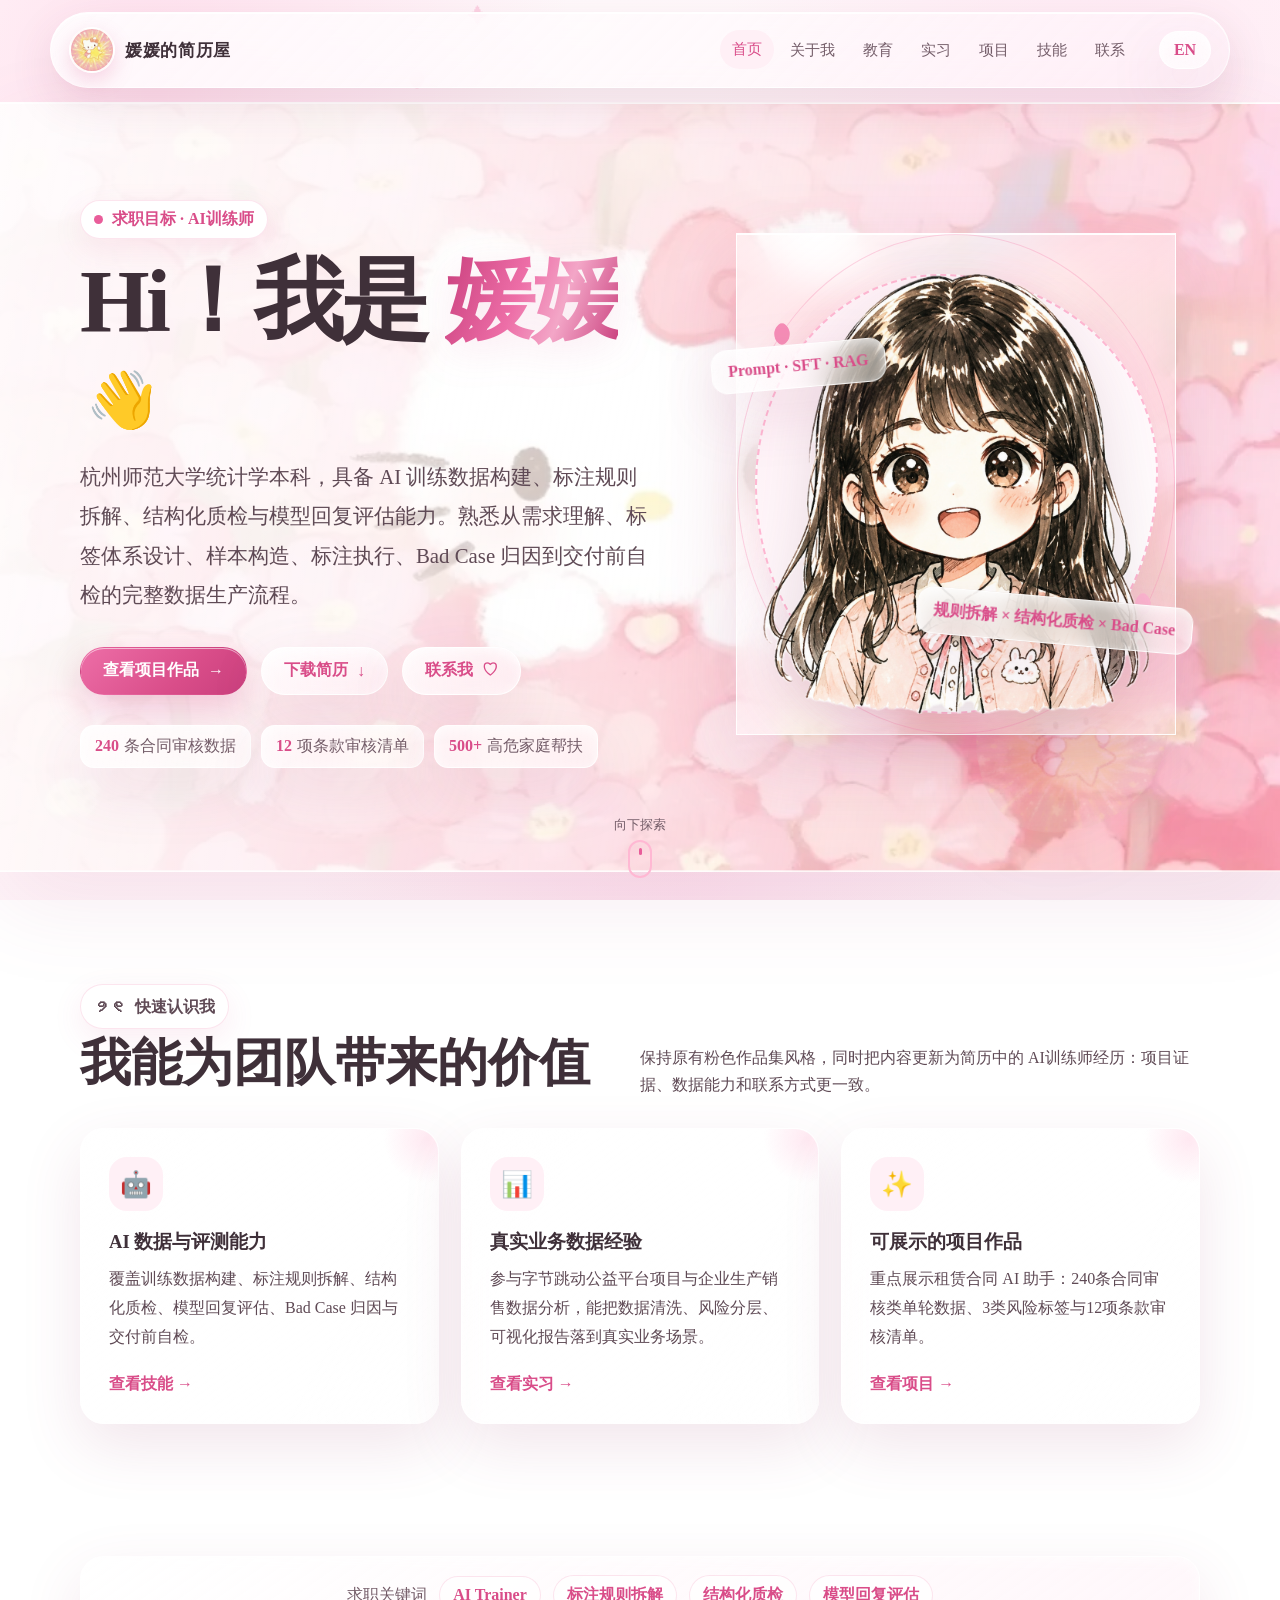
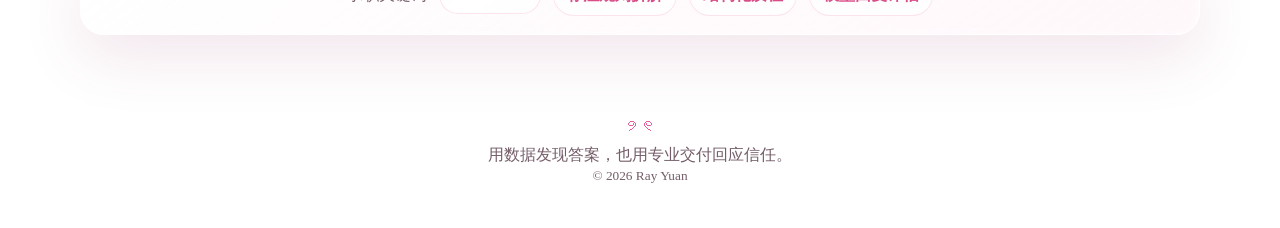
<file: index.html>
<!doctype html>
<html lang="zh-CN">
<head>
  <meta charset="utf-8">
  <meta name="viewport" content="width=device-width, initial-scale=1">
  <meta name="theme-color" content="#fff0f6">
  <meta name="description" content="媛媛的 AI训练师个人作品集，展示 AI训练数据构建、标注规则拆解、结构化质检、模型回复评估与数据分析经历。">
  <title>Hi！我是媛媛｜Ray Yuan</title>
  <link rel="icon" href="assets/favicon.svg" type="image/svg+xml">
  <link rel="stylesheet" href="assets/styles.css">
  <script src="assets/app.js" defer></script>
</head>
<body data-page="home" data-title-zh="Hi！我是媛媛｜Ray Yuan" data-title-en="Hi, I am Ray Yuan">
<div id="top-progress"></div><div class="page-wipe"></div><div class="decor-layer"></div>
<header class="site-header">
  <a class="brand" href="index.html" data-aria-zh="返回首页" data-aria-en="Back to home">
    <span class="brand-art" aria-hidden="true"></span>
    <span class="brand-name" data-zh="媛媛的简历屋" data-en="Ray's Resume Room">媛媛的简历屋</span>
  </a>
  <nav class="main-nav" aria-label="Main navigation">
    <ul>
      <li><a href="index.html" data-page="home" data-zh="首页" data-en="Home">首页</a></li>
      <li><a href="about.html" data-page="about" data-zh="关于我" data-en="About">关于我</a></li>
      <li><a href="education.html" data-page="education" data-zh="教育" data-en="Education">教育</a></li>
      <li><a href="experience.html" data-page="experience" data-zh="实习" data-en="Experience">实习</a></li>
      <li><a href="projects.html" data-page="projects" data-zh="项目" data-en="Projects">项目</a></li>
      <li><a href="skills.html" data-page="skills" data-zh="技能" data-en="Skills">技能</a></li>
      <li><a href="contact.html" data-page="contact" data-zh="联系" data-en="Contact">联系</a></li>
    </ul>
  </nav>
  <div class="header-actions">
    <button class="lang-toggle" type="button" aria-label="Switch language">EN</button>
    <button class="nav-toggle" type="button" aria-expanded="false" aria-label="Toggle navigation"><span></span></button>
  </div>
</header>
<main>
<section class="hero">
  <div class="hero-copy reveal">
    <p class="eyebrow"><span class="pulse-dot"></span><span data-zh="求职目标 · AI训练师" data-en="Career Goal · AI Trainer">求职目标 · AI训练师</span></p>
    <h1 data-html-zh="Hi！我是 <span class='gradient-text'>媛媛</span><span class='wave'>👋</span>" data-html-en="Hi, I am <span class='gradient-text'>Ray Yuan</span><span class='wave'>👋</span>">Hi！我是 <span class="gradient-text">媛媛</span><span class="wave">👋</span></h1>
    <p class="hero-lead" data-zh="杭州师范大学统计学本科，具备 AI 训练数据构建、标注规则拆解、结构化质检与模型回复评估能力。熟悉从需求理解、标签体系设计、样本构造、标注执行、Bad Case 归因到交付前自检的完整数据生产流程。" data-en="B.S. in Statistics from Hangzhou Normal University, focused on AI training-data construction, annotation-rule decomposition, structured QA and model-response evaluation. Familiar with the workflow from requirement understanding, tag-system design and sample construction to bad-case analysis and pre-delivery checks.">杭州师范大学统计学本科，具备 AI 训练数据构建、标注规则拆解、结构化质检与模型回复评估能力。熟悉从需求理解、标签体系设计、样本构造、标注执行、Bad Case 归因到交付前自检的完整数据生产流程。</p>
    <div class="hero-actions">
      <a class="btn btn-primary magnetic" href="projects.html"><span data-zh="查看项目作品" data-en="View Projects">查看项目作品</span><span>→</span></a>
      <a class="btn btn-secondary" href="assets/YuanYuan_AI_Trainer_Resume_Final.docx" target="_blank" rel="noopener"><span data-zh="下载简历" data-en="Download Resume">下载简历</span><span>↓</span></a>
      <a class="btn btn-secondary" href="contact.html"><span data-zh="联系我" data-en="Contact Me">联系我</span><span>♡</span></a>
    </div>
    <div class="hero-stats">
      <span class="stat-chip"><strong>240</strong><span data-zh="条合同审核数据" data-en="Contract QA Samples">条合同审核数据</span></span>
      <span class="stat-chip"><strong>12</strong><span data-zh="项条款审核清单" data-en="Clause Checklist Items">项条款审核清单</span></span>
      <span class="stat-chip"><strong>500+</strong><span data-zh="高危家庭帮扶" data-en="High-risk Families Supported">高危家庭帮扶</span></span>
    </div>
  </div>
  <div class="hero-visual reveal">
    <div class="avatar-stage">
      <div class="avatar-halo"></div><div class="orbit"></div>
      <img class="avatar-img" src="assets/theme.png" alt="媛媛主题头像">
      <div class="floating-card one">Prompt · SFT · RAG</div>
      <div class="floating-card two" data-zh="规则拆解 × 结构化质检 × Bad Case" data-en="Rules × Structured QA × Bad Cases">规则拆解 × 结构化质检 × Bad Case</div>
    </div>
  </div>
  <a class="scroll-cue" href="#highlights"><span data-zh="向下探索" data-en="Scroll to explore">向下探索</span><span class="mouse"></span></a>
</section>
<section class="section" id="highlights">
  <div class="container">
    <div class="section-heading reveal"><div><p class="eyebrow"><span>୨୧</span><span data-zh="快速认识我" data-en="Quick Introduction">快速认识我</span></p><h2 data-zh="我能为团队带来的价值" data-en="What I Can Bring to a Team">我能为团队带来的价值</h2></div><p data-zh="保持原有粉色作品集风格，同时把内容更新为简历中的 AI训练师经历：项目证据、数据能力和联系方式更一致。" data-en="Keeping the original pink portfolio style while aligning the content with the final AI Trainer resume: project evidence, data capabilities and contact details.">保持原有粉色作品集风格，同时把内容更新为简历中的 AI训练师经历：项目证据、数据能力和联系方式更一致。</p></div>
    <div class="grid grid-3">
      <a class="card card-link reveal" data-tilt href="skills.html"><div class="card-icon">🤖</div><h3 data-zh="AI 数据与评测能力" data-en="AI Data & Evaluation">AI 数据与评测能力</h3><p data-zh="覆盖训练数据构建、标注规则拆解、结构化质检、模型回复评估、Bad Case 归因与交付前自检。" data-en="Covers training-data construction, annotation-rule decomposition, structured QA, model-response evaluation, bad-case analysis and pre-delivery checks.">覆盖训练数据构建、标注规则拆解、结构化质检、模型回复评估、Bad Case 归因与交付前自检。</p><span class="arrow" data-zh="查看技能 →" data-en="View skills →">查看技能 →</span></a>
      <a class="card card-link reveal" data-tilt href="experience.html"><div class="card-icon">📊</div><h3 data-zh="真实业务数据经验" data-en="Real Business Data Experience">真实业务数据经验</h3><p data-zh="参与字节跳动公益平台项目与企业生产销售数据分析，能把数据清洗、风险分层、可视化报告落到真实业务场景。" data-en="Experience in a ByteDance public-welfare platform project and enterprise production/sales analytics, connecting cleaning, risk stratification and visualization reports to real scenarios.">参与字节跳动公益平台项目与企业生产销售数据分析，能把数据清洗、风险分层、可视化报告落到真实业务场景。</p><span class="arrow" data-zh="查看实习 →" data-en="View experience →">查看实习 →</span></a>
      <a class="card card-link reveal" data-tilt href="projects.html"><div class="card-icon">✨</div><h3 data-zh="可展示的项目作品" data-en="Showcase Projects">可展示的项目作品</h3><p data-zh="重点展示租赁合同 AI 助手：240条合同审核类单轮数据、3类风险标签与12项条款审核清单。" data-en="Features the Rental Contract AI Assistant: 240 contract-review samples, three risk labels and a 12-item clause checklist.">重点展示租赁合同 AI 助手：240条合同审核类单轮数据、3类风险标签与12项条款审核清单。</p><span class="arrow" data-zh="查看项目 →" data-en="View projects →">查看项目 →</span></a>
    </div>
  </div>
</section>
<section class="section section-tight"><div class="container"><div class="focus-strip reveal"><span data-zh="求职关键词" data-en="Keywords">求职关键词</span><strong>AI Trainer</strong><strong data-zh="标注规则拆解" data-en="Annotation Rules">标注规则拆解</strong><strong data-zh="结构化质检" data-en="Structured QA">结构化质检</strong><strong data-zh="模型回复评估" data-en="Model Response Evaluation">模型回复评估</strong></div></div></section>
</main>
<footer class="site-footer"><div class="footer-bow">୨୧</div><div data-zh="用数据发现答案，也用专业交付回应信任。" data-en="Finding answers with data, delivering trust with professionalism.">用数据发现答案，也用专业交付回应信任。</div><small>© 2026 Ray Yuan</small></footer>
<button class="back-top" type="button" data-aria-zh="返回顶部" data-aria-en="Back to top">↑</button>
<div class="toast" role="status" aria-live="polite"></div>
<script>
  window.difyChatbotConfig = {
    token: 'INhY28PvZLPEIMvo',
    inputs: {},
    systemVariables: {},
    userVariables: {},
  };
</script>
<script src="https://udify.app/embed.min.js" id="INhY28PvZLPEIMvo" defer></script>
<style>
  #dify-chatbot-bubble-button {
    background-color: #ec6fa2 !important;
  }
  #dify-chatbot-bubble-window {
    width: 24rem !important;
    height: 40rem !important;
  }
</style>
</body>
</html>
</file>
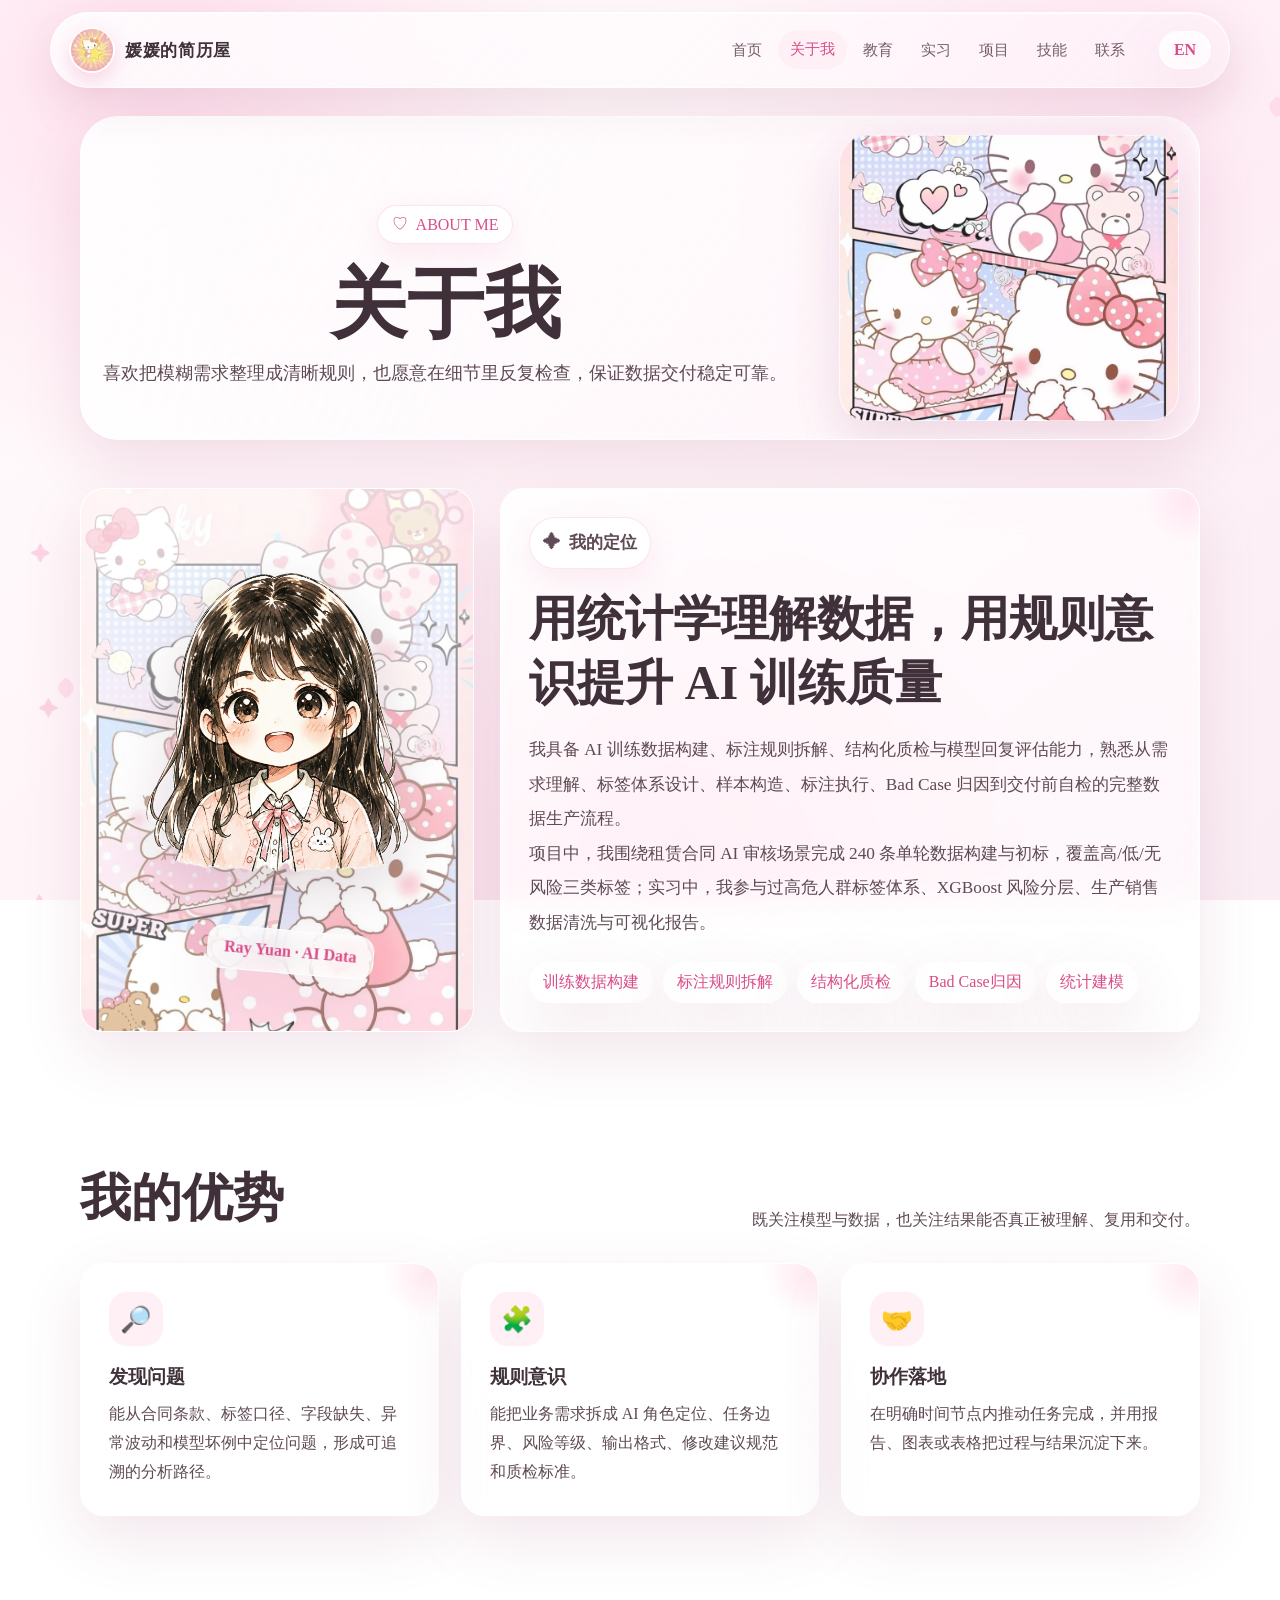
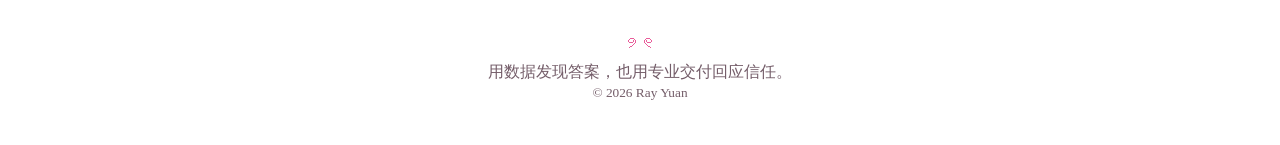
<file: about.html>
<!doctype html>
<html lang="zh-CN">
<head>
  <meta charset="utf-8">
  <meta name="viewport" content="width=device-width, initial-scale=1">
  <meta name="theme-color" content="#fff0f6">
  <meta name="description" content="了解 Ray Yuan 的 AI 数据、统计分析背景与个人优势。">
  <title>关于我｜Ray Yuan</title>
  <link rel="icon" href="assets/favicon.svg" type="image/svg+xml">
  <link rel="stylesheet" href="assets/styles.css">
  <script src="assets/app.js" defer></script>
</head>
<body data-page="about" data-title-zh="关于我｜Ray Yuan" data-title-en="About Me | Ray Yuan">
<div id="top-progress"></div><div class="page-wipe"></div><div class="decor-layer"></div>
<header class="site-header">
  <a class="brand" href="index.html" data-aria-zh="返回首页" data-aria-en="Back to home">
    <span class="brand-art" aria-hidden="true"></span>
    <span class="brand-name" data-zh="媛媛的简历屋" data-en="Ray's Resume Room">媛媛的简历屋</span>
  </a>
  <nav class="main-nav" aria-label="Main navigation">
    <ul>
      <li><a href="index.html" data-page="home" data-zh="首页" data-en="Home">首页</a></li>
      <li><a href="about.html" data-page="about" data-zh="关于我" data-en="About">关于我</a></li>
      <li><a href="education.html" data-page="education" data-zh="教育" data-en="Education">教育</a></li>
      <li><a href="experience.html" data-page="experience" data-zh="实习" data-en="Experience">实习</a></li>
      <li><a href="projects.html" data-page="projects" data-zh="项目" data-en="Projects">项目</a></li>
      <li><a href="skills.html" data-page="skills" data-zh="技能" data-en="Skills">技能</a></li>
      <li><a href="contact.html" data-page="contact" data-zh="联系" data-en="Contact">联系</a></li>
    </ul>
  </nav>
  <div class="header-actions">
    <button class="lang-toggle" type="button" aria-label="Switch language">EN</button>
    <button class="nav-toggle" type="button" aria-expanded="false" aria-label="Toggle navigation"><span></span></button>
  </div>
</header>
<main>
<section class="page-hero container reveal"><span class="page-kicker">♡ <span data-zh="ABOUT ME" data-en="ABOUT ME">ABOUT ME</span></span><h1 data-zh="关于我" data-en="About Me">关于我</h1><p data-zh="喜欢把模糊需求整理成清晰规则，也愿意在细节里反复检查，保证数据交付稳定可靠。" data-en="I like turning ambiguous requirements into clear rules, and checking details repeatedly to keep data delivery stable and reliable.">喜欢把模糊需求整理成清晰规则，也愿意在细节里反复检查，保证数据交付稳定可靠。</p></section>
<section class="section-tight"><div class="container profile-panel">
  <div class="card profile-visual reveal" data-tilt><img src="assets/theme.png" alt="媛媛主题头像"><span class="floating-card two">Ray Yuan · AI Data</span></div>
  <div class="card profile-copy reveal"><p class="eyebrow"><span>✦</span><span data-zh="我的定位" data-en="My Positioning">我的定位</span></p><h2 data-zh="用统计学理解数据，用规则意识提升 AI 训练质量" data-en="Understanding Data with Statistics, Improving AI Training Quality with Rule Awareness">用统计学理解数据，用规则意识提升 AI 训练质量</h2><p data-zh="我具备 AI 训练数据构建、标注规则拆解、结构化质检与模型回复评估能力，熟悉从需求理解、标签体系设计、样本构造、标注执行、Bad Case 归因到交付前自检的完整数据生产流程。" data-en="I focus on AI training-data construction, annotation-rule decomposition, structured QA and model-response evaluation, with familiarity across requirement understanding, tag-system design, sample construction, annotation execution, bad-case analysis and pre-delivery checks.">我具备 AI 训练数据构建、标注规则拆解、结构化质检与模型回复评估能力，熟悉从需求理解、标签体系设计、样本构造、标注执行、Bad Case 归因到交付前自检的完整数据生产流程。</p><p data-zh="项目中，我围绕租赁合同 AI 审核场景完成 240 条单轮数据构建与初标，覆盖高/低/无风险三类标签；实习中，我参与过高危人群标签体系、XGBoost 风险分层、生产销售数据清洗与可视化报告。" data-en="In the Rental Contract AI Assistant project, I built and initially labeled 240 single-turn samples across high/low/no-risk labels. In internships, I worked on high-risk population tags, XGBoost risk stratification, production/sales data cleaning and visualization reports.">项目中，我围绕租赁合同 AI 审核场景完成 240 条单轮数据构建与初标，覆盖高/低/无风险三类标签；实习中，我参与过高危人群标签体系、XGBoost 风险分层、生产销售数据清洗与可视化报告。</p><div class="tag-list"><span class="tag" data-zh="训练数据构建" data-en="Training Data Construction">训练数据构建</span><span class="tag" data-zh="标注规则拆解" data-en="Annotation Rules">标注规则拆解</span><span class="tag" data-zh="结构化质检" data-en="Structured QA">结构化质检</span><span class="tag" data-zh="Bad Case归因" data-en="Bad-case Analysis">Bad Case归因</span><span class="tag" data-zh="统计建模" data-en="Statistical Modeling">统计建模</span></div></div>
</div></section>
<section class="section"><div class="container"><div class="section-heading reveal"><div><h2 data-zh="我的优势" data-en="My Strengths">我的优势</h2></div><p data-zh="既关注模型与数据，也关注结果能否真正被理解、复用和交付。" data-en="I care not only about models and data, but also whether outcomes are understandable, reusable and deliverable.">既关注模型与数据，也关注结果能否真正被理解、复用和交付。</p></div><div class="grid grid-3">
<div class="card reveal" data-tilt><div class="card-icon">🔎</div><h3 data-zh="发现问题" data-en="Problem Discovery">发现问题</h3><p data-zh="能从合同条款、标签口径、字段缺失、异常波动和模型坏例中定位问题，形成可追溯的分析路径。" data-en="Identify issues from contract clauses, label definitions, missing fields, anomalies and model bad cases, then build a traceable analysis path.">能从合同条款、标签口径、字段缺失、异常波动和模型坏例中定位问题，形成可追溯的分析路径。</p></div>
<div class="card reveal" data-tilt><div class="card-icon">🧩</div><h3 data-zh="规则意识" data-en="Rule Awareness">规则意识</h3><p data-zh="能把业务需求拆成 AI 角色定位、任务边界、风险等级、输出格式、修改建议规范和质检标准。" data-en="Translate business needs into AI role definition, task boundaries, risk levels, output formats, revision rules and QA standards.">能把业务需求拆成 AI 角色定位、任务边界、风险等级、输出格式、修改建议规范和质检标准。</p></div>
<div class="card reveal" data-tilt><div class="card-icon">🤝</div><h3 data-zh="协作落地" data-en="Collaborative Execution">协作落地</h3><p data-zh="在明确时间节点内推动任务完成，并用报告、图表或表格把过程与结果沉淀下来。" data-en="Drive tasks within timelines and document both process and results through reports, visuals or tables.">在明确时间节点内推动任务完成，并用报告、图表或表格把过程与结果沉淀下来。</p></div>
</div></div></section>
</main>
<footer class="site-footer"><div class="footer-bow">୨୧</div><div data-zh="用数据发现答案，也用专业交付回应信任。" data-en="Finding answers with data, delivering trust with professionalism.">用数据发现答案，也用专业交付回应信任。</div><small>© 2026 Ray Yuan</small></footer>
<button class="back-top" type="button" data-aria-zh="返回顶部" data-aria-en="Back to top">↑</button>
<div class="toast" role="status" aria-live="polite"></div>
<script>
  window.difyChatbotConfig = {
    token: 'INhY28PvZLPEIMvo',
    inputs: {},
    systemVariables: {},
    userVariables: {},
  };
</script>
<script src="https://udify.app/embed.min.js" id="INhY28PvZLPEIMvo" defer></script>
<style>
  #dify-chatbot-bubble-button {
    background-color: #ec6fa2 !important;
  }
  #dify-chatbot-bubble-window {
    width: 24rem !important;
    height: 40rem !important;
  }
</style>
</body>
</html>
</file>
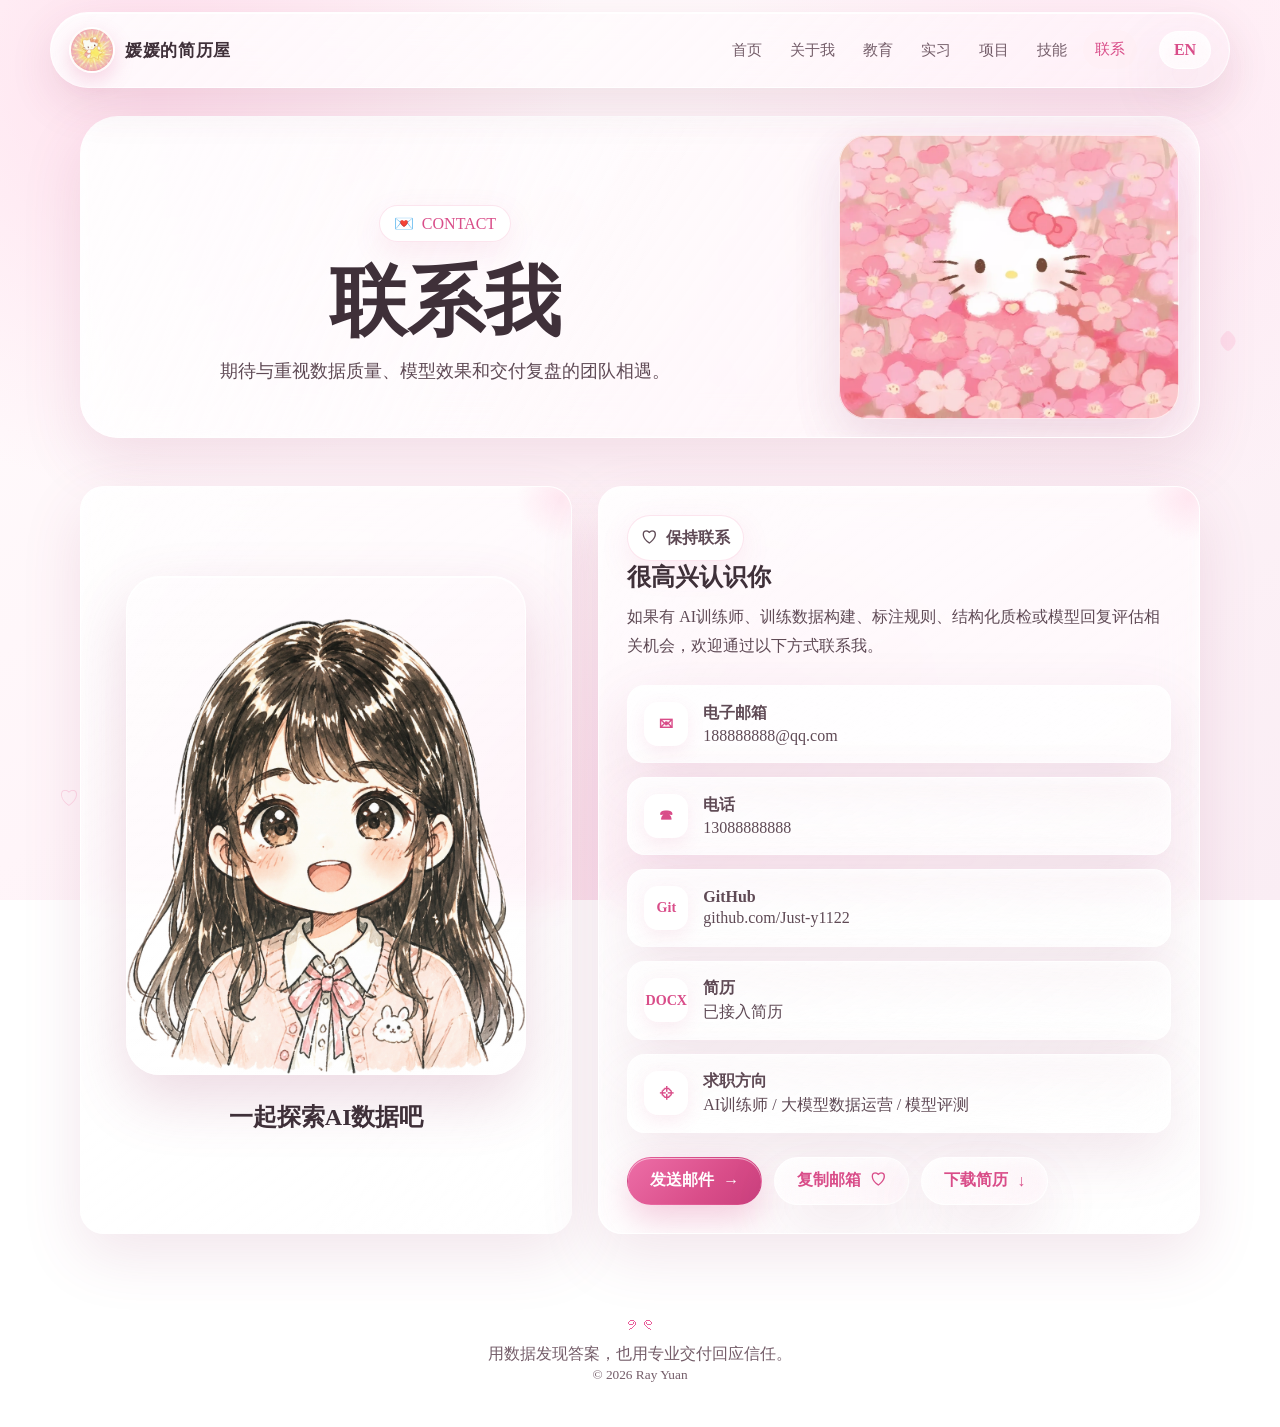
<file: contact.html>
<!doctype html>
<html lang="zh-CN">
<head>
  <meta charset="utf-8">
  <meta name="viewport" content="width=device-width, initial-scale=1">
  <meta name="theme-color" content="#fff0f6">
  <meta name="description" content="通过邮箱、电话、GitHub 或简历联系媛媛。">
  <title>联系我｜Ray Yuan</title>
  <link rel="icon" href="assets/favicon.svg" type="image/svg+xml">
  <link rel="stylesheet" href="assets/styles.css">
  <script src="assets/app.js" defer></script>
</head>
<body data-page="contact" data-title-zh="联系我｜Ray Yuan" data-title-en="Contact | Ray Yuan">
<div id="top-progress"></div><div class="page-wipe"></div><div class="decor-layer"></div>
<header class="site-header">
  <a class="brand" href="index.html" data-aria-zh="返回首页" data-aria-en="Back to home">
    <span class="brand-art" aria-hidden="true"></span>
    <span class="brand-name" data-zh="媛媛的简历屋" data-en="Ray's Resume Room">媛媛的简历屋</span>
  </a>
  <nav class="main-nav" aria-label="Main navigation">
    <ul>
      <li><a href="index.html" data-page="home" data-zh="首页" data-en="Home">首页</a></li>
      <li><a href="about.html" data-page="about" data-zh="关于我" data-en="About">关于我</a></li>
      <li><a href="education.html" data-page="education" data-zh="教育" data-en="Education">教育</a></li>
      <li><a href="experience.html" data-page="experience" data-zh="实习" data-en="Experience">实习</a></li>
      <li><a href="projects.html" data-page="projects" data-zh="项目" data-en="Projects">项目</a></li>
      <li><a href="skills.html" data-page="skills" data-zh="技能" data-en="Skills">技能</a></li>
      <li><a href="contact.html" data-page="contact" data-zh="联系" data-en="Contact">联系</a></li>
    </ul>
  </nav>
  <div class="header-actions">
    <button class="lang-toggle" type="button" aria-label="Switch language">EN</button>
    <button class="nav-toggle" type="button" aria-expanded="false" aria-label="Toggle navigation"><span></span></button>
  </div>
</header>
<main>
<section class="page-hero container reveal"><span class="page-kicker">💌 <span data-zh="CONTACT" data-en="CONTACT">CONTACT</span></span><h1 data-zh="联系我" data-en="Contact Me">联系我</h1><p data-zh="期待与重视数据质量、模型效果和交付复盘的团队相遇。" data-en="I look forward to meeting a team that values data quality, model performance and delivery review.">期待与重视数据质量、模型效果和交付复盘的团队相遇。</p></section>
<section class="section-tight"><div class="container contact-wrap">
<div class="card contact-visual reveal"><div><div class="contact-art" role="img" aria-label="YuanYuan theme artwork"></div><h2 data-zh="一起探索AI数据吧" data-en="Let us Explore AI Data">一起探索AI数据吧</h2></div></div>
<div class="card reveal"><p class="eyebrow"><span>♡</span><span data-zh="保持联系" data-en="Stay in Touch">保持联系</span></p><h2 data-zh="很高兴认识你" data-en="Nice to Meet You">很高兴认识你</h2><p data-zh="如果有 AI训练师、训练数据构建、标注规则、结构化质检或模型回复评估相关机会，欢迎通过以下方式联系我。" data-en="For AI Trainer, training-data construction, annotation rules, structured QA or model-response evaluation opportunities, feel free to reach out.">如果有 AI训练师、训练数据构建、标注规则、结构化质检或模型回复评估相关机会，欢迎通过以下方式联系我。</p><div class="contact-list"><a class="contact-item" href="mailto:188888888@qq.com"><span class="icon">✉</span><span><strong data-zh="电子邮箱" data-en="Email">电子邮箱</strong><span>188888888@qq.com</span></span></a><a class="contact-item" href="tel:13088888888"><span class="icon">☎</span><span><strong data-zh="电话" data-en="Phone">电话</strong><span>13088888888</span></span></a><a class="contact-item" href="https://github.com/Just-y1122" target="_blank" rel="noopener"><span class="icon">Git</span><span><strong>GitHub</strong><span>github.com/Just-y1122</span></span></a><a class="contact-item" href="assets/YuanYuan_AI_Trainer_Resume_Final.docx" target="_blank" rel="noopener"><span class="icon">DOCX</span><span><strong data-zh="简历" data-en="Resume">简历</strong><span data-zh="已接入简历" data-en="Resume is attached">已接入简历</span></span></a><div class="contact-item"><span class="icon">⌖</span><span><strong data-zh="求职方向" data-en="Career Goal">求职方向</strong><span data-zh="AI训练师 / 大模型数据运营 / 模型评测" data-en="AI Trainer / LLM Data Operations / Model Evaluation">AI训练师 / 大模型数据运营 / 模型评测</span></span></div></div><div class="contact-actions"><a class="btn btn-primary" href="mailto:188888888@qq.com?subject=Hello%20Ray%20Yuan"><span data-zh="发送邮件" data-en="Send Email">发送邮件</span><span>→</span></a><button class="btn btn-secondary" type="button" data-copy-email><span data-zh="复制邮箱" data-en="Copy Email">复制邮箱</span><span>♡</span></button><a class="btn btn-secondary" href="assets/YuanYuan_AI_Trainer_Resume_Final.docx" target="_blank" rel="noopener"><span data-zh="下载简历" data-en="Download Resume">下载简历</span><span>↓</span></a></div></div>
</div></section>
</main>
<footer class="site-footer"><div class="footer-bow">୨୧</div><div data-zh="用数据发现答案，也用专业交付回应信任。" data-en="Finding answers with data, delivering trust with professionalism.">用数据发现答案，也用专业交付回应信任。</div><small>© 2026 Ray Yuan</small></footer>
<button class="back-top" type="button" data-aria-zh="返回顶部" data-aria-en="Back to top">↑</button>
<div class="toast" role="status" aria-live="polite"></div>
<script>
  window.difyChatbotConfig = {
    token: 'INhY28PvZLPEIMvo',
    inputs: {},
    systemVariables: {},
    userVariables: {},
  };
</script>
<script src="https://udify.app/embed.min.js" id="INhY28PvZLPEIMvo" defer></script>
<style>
  #dify-chatbot-bubble-button {
    background-color: #ec6fa2 !important;
  }
  #dify-chatbot-bubble-window {
    width: 24rem !important;
    height: 40rem !important;
  }
</style>
</body>
</html>
</file>
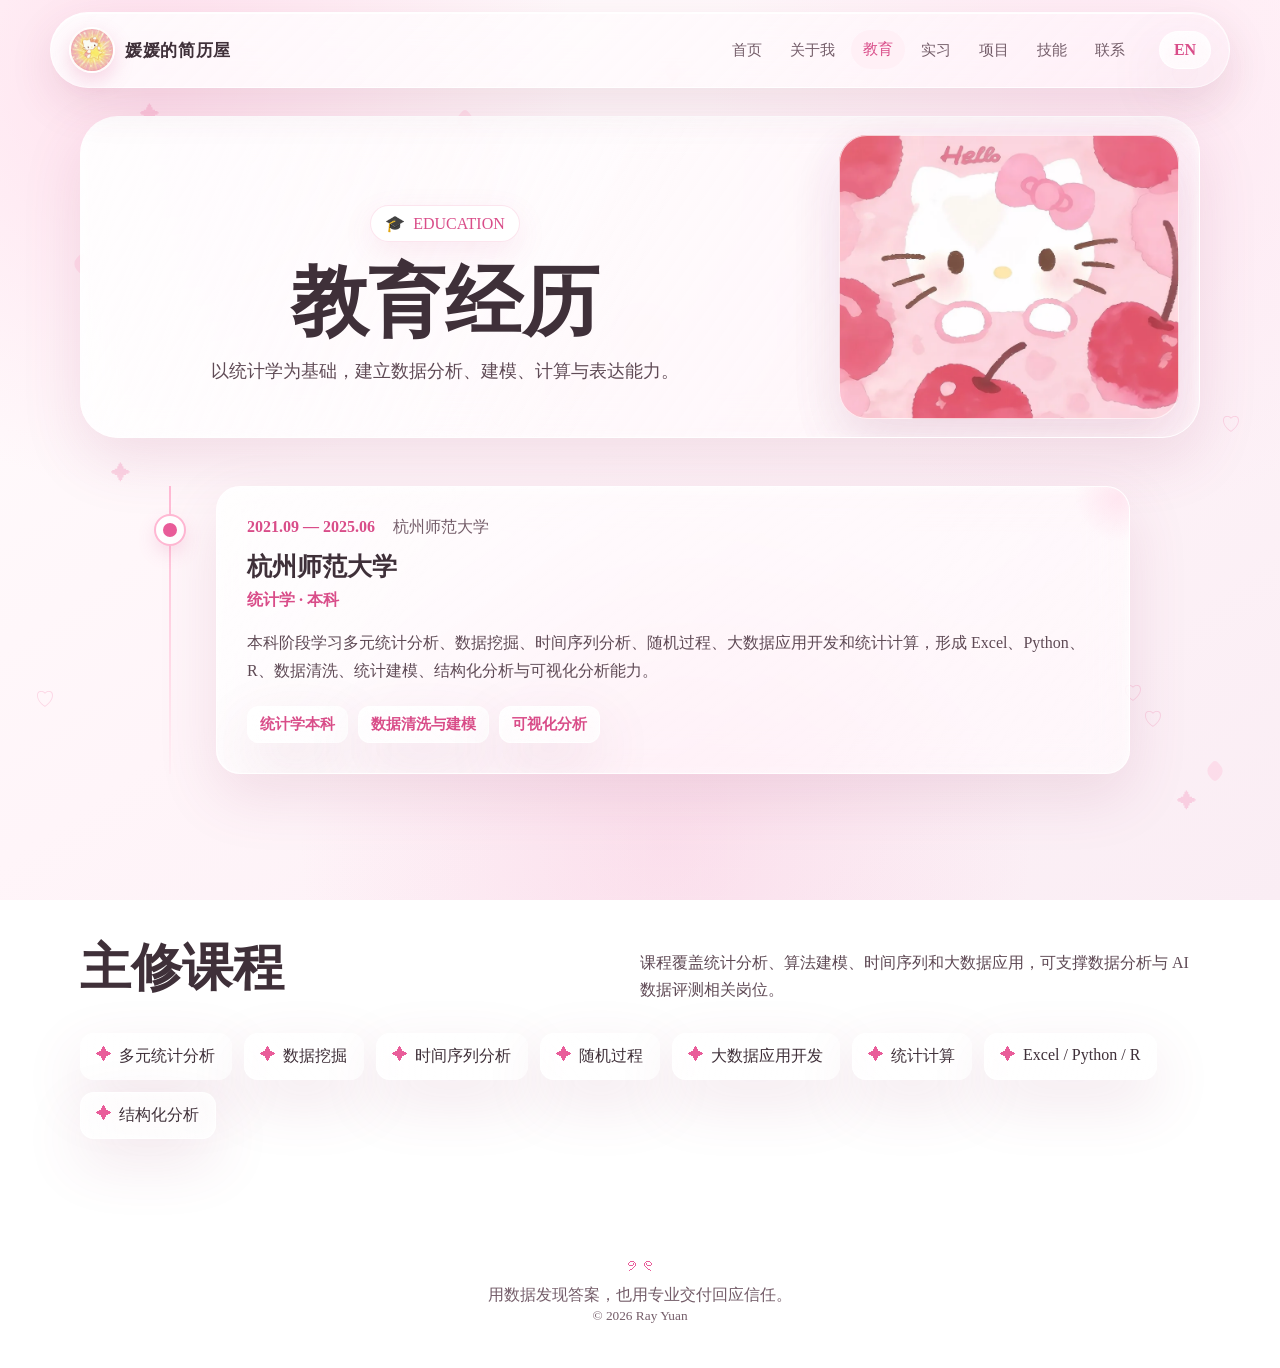
<file: education.html>
<!doctype html>
<html lang="zh-CN">
<head>
  <meta charset="utf-8">
  <meta name="viewport" content="width=device-width, initial-scale=1">
  <meta name="theme-color" content="#fff0f6">
  <meta name="description" content="Ray Yuan 的统计学教育背景、主修课程与数据能力基础。">
  <title>教育经历｜Ray Yuan</title>
  <link rel="icon" href="assets/favicon.svg" type="image/svg+xml">
  <link rel="stylesheet" href="assets/styles.css">
  <script src="assets/app.js" defer></script>
</head>
<body data-page="education" data-title-zh="教育经历｜Ray Yuan" data-title-en="Education | Ray Yuan">
<div id="top-progress"></div><div class="page-wipe"></div><div class="decor-layer"></div>
<header class="site-header">
  <a class="brand" href="index.html" data-aria-zh="返回首页" data-aria-en="Back to home">
    <span class="brand-art" aria-hidden="true"></span>
    <span class="brand-name" data-zh="媛媛的简历屋" data-en="Ray's Resume Room">媛媛的简历屋</span>
  </a>
  <nav class="main-nav" aria-label="Main navigation">
    <ul>
      <li><a href="index.html" data-page="home" data-zh="首页" data-en="Home">首页</a></li>
      <li><a href="about.html" data-page="about" data-zh="关于我" data-en="About">关于我</a></li>
      <li><a href="education.html" data-page="education" data-zh="教育" data-en="Education">教育</a></li>
      <li><a href="experience.html" data-page="experience" data-zh="实习" data-en="Experience">实习</a></li>
      <li><a href="projects.html" data-page="projects" data-zh="项目" data-en="Projects">项目</a></li>
      <li><a href="skills.html" data-page="skills" data-zh="技能" data-en="Skills">技能</a></li>
      <li><a href="contact.html" data-page="contact" data-zh="联系" data-en="Contact">联系</a></li>
    </ul>
  </nav>
  <div class="header-actions">
    <button class="lang-toggle" type="button" aria-label="Switch language">EN</button>
    <button class="nav-toggle" type="button" aria-expanded="false" aria-label="Toggle navigation"><span></span></button>
  </div>
</header>
<main>
<section class="page-hero container reveal"><span class="page-kicker">🎓 <span data-zh="EDUCATION" data-en="EDUCATION">EDUCATION</span></span><h1 data-zh="教育经历" data-en="Education">教育经历</h1><p data-zh="以统计学为基础，建立数据分析、建模、计算与表达能力。" data-en="A Statistics foundation built around analytics, modeling, computation and communication.">以统计学为基础，建立数据分析、建模、计算与表达能力。</p></section>
<section class="section-tight"><div class="container"><div class="timeline">
<div class="timeline-item reveal"><span class="timeline-dot"></span><article class="card timeline-card" data-tilt><div class="timeline-meta"><time data-zh="2021.09 — 2025.06" data-en="2021.09 — 2025.06">2021.09 — 2025.06</time><span data-zh="杭州师范大学" data-en="Hangzhou Normal University">杭州师范大学</span></div><h2 data-zh="杭州师范大学" data-en="Hangzhou Normal University">杭州师范大学</h2><h3 data-zh="统计学 · 本科" data-en="B.S. in Statistics">统计学 · 本科</h3><p data-zh="本科阶段学习多元统计分析、数据挖掘、时间序列分析、随机过程、大数据应用开发和统计计算，形成 Excel、Python、R、数据清洗、统计建模、结构化分析与可视化分析能力。" data-en="Coursework includes multivariate statistics, data mining, time-series analysis, stochastic processes, big-data application development and statistical computing, building skills in Excel, Python, R, data cleaning, statistical modeling, structured analysis and visualization.">本科阶段学习多元统计分析、数据挖掘、时间序列分析、随机过程、大数据应用开发和统计计算，形成 Excel、Python、R、数据清洗、统计建模、结构化分析与可视化分析能力。</p><div class="metric-row"><span class="metric" data-zh="统计学本科" data-en="Statistics B.S.">统计学本科</span><span class="metric" data-zh="数据清洗与建模" data-en="Cleaning & Modeling">数据清洗与建模</span><span class="metric" data-zh="可视化分析" data-en="Visualization">可视化分析</span></div></article></div>
</div></div></section>
<section class="section"><div class="container"><div class="section-heading reveal"><div><h2 data-zh="主修课程" data-en="Core Courses">主修课程</h2></div><p data-zh="课程覆盖统计分析、算法建模、时间序列和大数据应用，可支撑数据分析与 AI 数据评测相关岗位。" data-en="Coursework spans statistical analysis, algorithmic modeling, time series and big-data applications, supporting data analysis and AI data evaluation roles.">课程覆盖统计分析、算法建模、时间序列和大数据应用，可支撑数据分析与 AI 数据评测相关岗位。</p></div><div class="course-cloud reveal">
<span class="course-chip" data-zh="多元统计分析" data-en="Multivariate Statistics">多元统计分析</span><span class="course-chip" data-zh="数据挖掘" data-en="Data Mining">数据挖掘</span><span class="course-chip" data-zh="时间序列分析" data-en="Time Series Analysis">时间序列分析</span><span class="course-chip" data-zh="随机过程" data-en="Stochastic Processes">随机过程</span><span class="course-chip" data-zh="大数据应用开发" data-en="Big Data Application Development">大数据应用开发</span><span class="course-chip" data-zh="统计计算" data-en="Statistical Computing">统计计算</span><span class="course-chip" data-zh="Excel / Python / R" data-en="Excel / Python / R">Excel / Python / R</span><span class="course-chip" data-zh="结构化分析" data-en="Structured Analysis">结构化分析</span>
</div></div></section>
</main>
<footer class="site-footer"><div class="footer-bow">୨୧</div><div data-zh="用数据发现答案，也用专业交付回应信任。" data-en="Finding answers with data, delivering trust with professionalism.">用数据发现答案，也用专业交付回应信任。</div><small>© 2026 Ray Yuan</small></footer>
<button class="back-top" type="button" data-aria-zh="返回顶部" data-aria-en="Back to top">↑</button>
<div class="toast" role="status" aria-live="polite"></div>
<script>
  window.difyChatbotConfig = {
    token: 'INhY28PvZLPEIMvo',
    inputs: {},
    systemVariables: {},
    userVariables: {},
  };
</script>
<script src="https://udify.app/embed.min.js" id="INhY28PvZLPEIMvo" defer></script>
<style>
  #dify-chatbot-bubble-button {
    background-color: #ec6fa2 !important;
  }
  #dify-chatbot-bubble-window {
    width: 24rem !important;
    height: 40rem !important;
  }
</style>
</body>
</html>
</file>
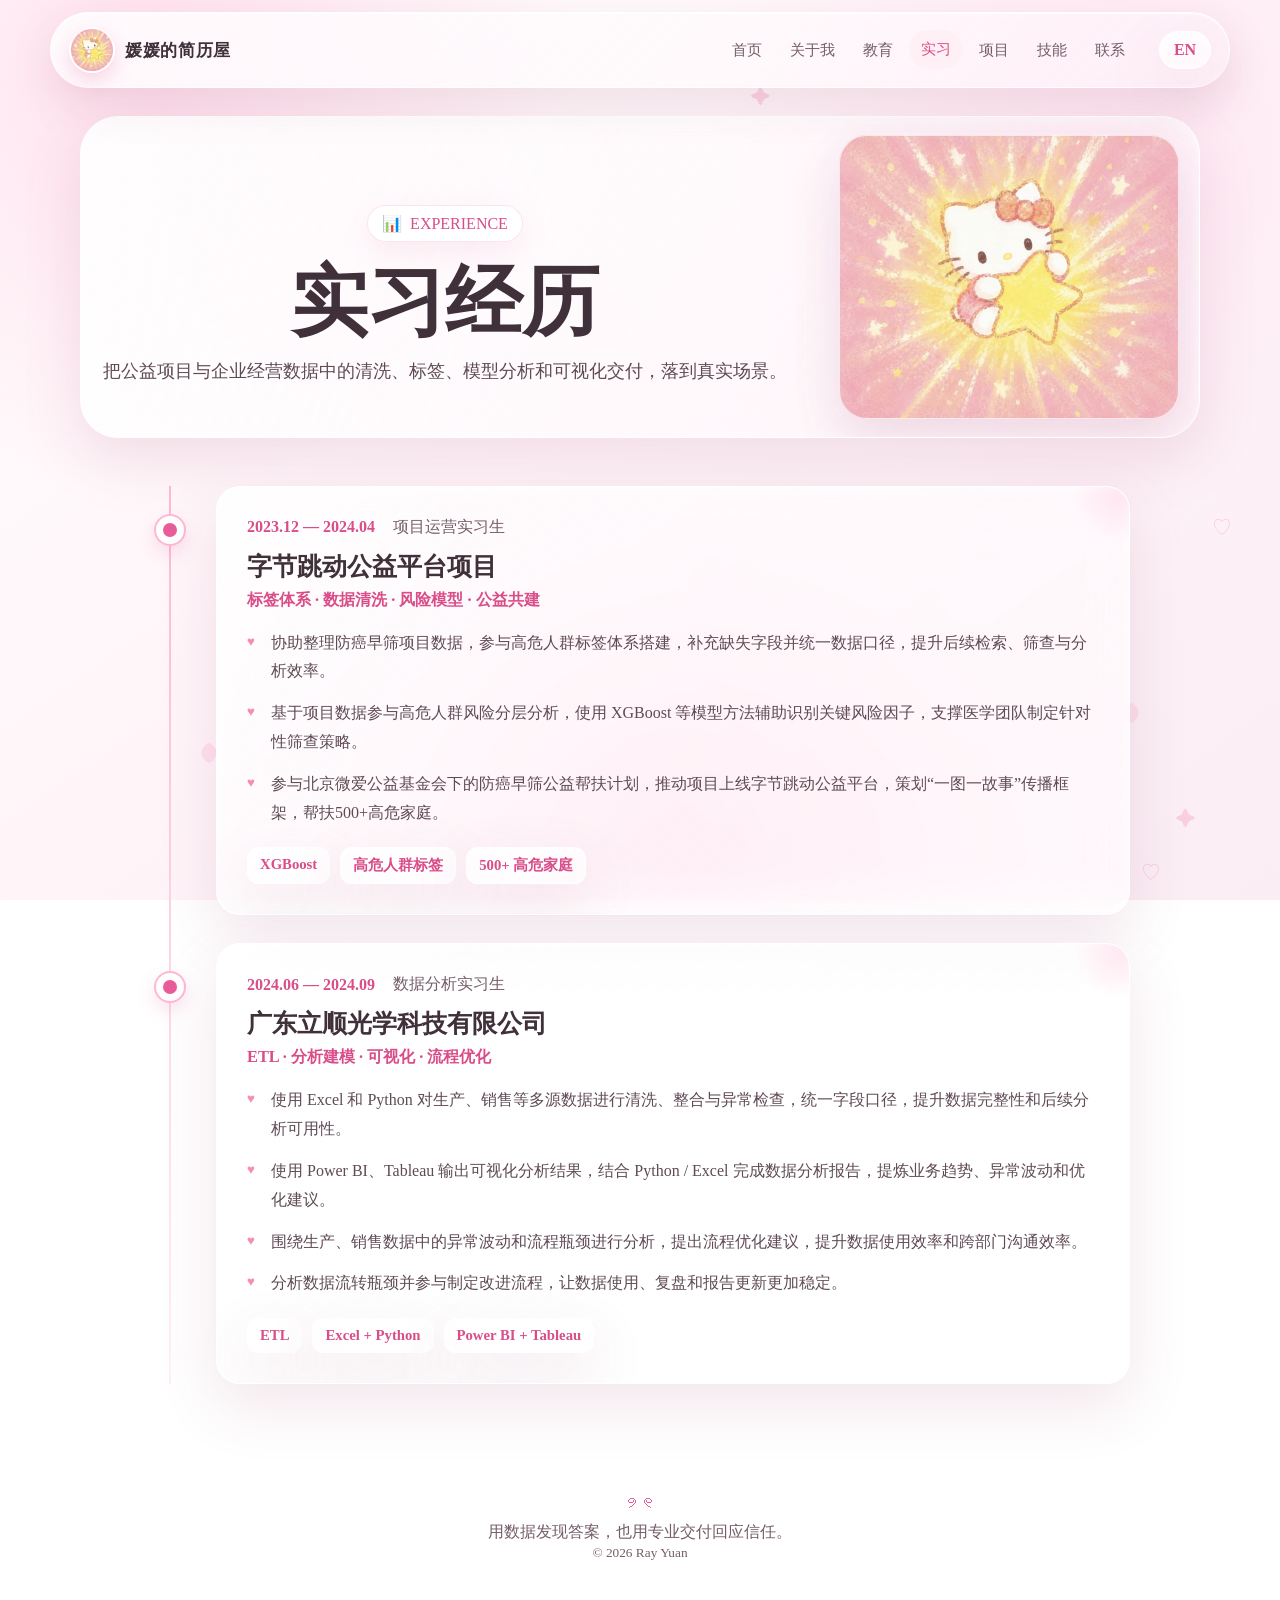
<file: experience.html>
<!doctype html>
<html lang="zh-CN">
<head>
  <meta charset="utf-8">
  <meta name="viewport" content="width=device-width, initial-scale=1">
  <meta name="theme-color" content="#fff0f6">
  <meta name="description" content="Ray Yuan 的数据分析、项目运营、标签体系与可视化实习经历。">
  <title>实习经历｜Ray Yuan</title>
  <link rel="icon" href="assets/favicon.svg" type="image/svg+xml">
  <link rel="stylesheet" href="assets/styles.css">
  <script src="assets/app.js" defer></script>
</head>
<body data-page="experience" data-title-zh="实习经历｜Ray Yuan" data-title-en="Experience | Ray Yuan">
<div id="top-progress"></div><div class="page-wipe"></div><div class="decor-layer"></div>
<header class="site-header">
  <a class="brand" href="index.html" data-aria-zh="返回首页" data-aria-en="Back to home">
    <span class="brand-art" aria-hidden="true"></span>
    <span class="brand-name" data-zh="媛媛的简历屋" data-en="Ray's Resume Room">媛媛的简历屋</span>
  </a>
  <nav class="main-nav" aria-label="Main navigation">
    <ul>
      <li><a href="index.html" data-page="home" data-zh="首页" data-en="Home">首页</a></li>
      <li><a href="about.html" data-page="about" data-zh="关于我" data-en="About">关于我</a></li>
      <li><a href="education.html" data-page="education" data-zh="教育" data-en="Education">教育</a></li>
      <li><a href="experience.html" data-page="experience" data-zh="实习" data-en="Experience">实习</a></li>
      <li><a href="projects.html" data-page="projects" data-zh="项目" data-en="Projects">项目</a></li>
      <li><a href="skills.html" data-page="skills" data-zh="技能" data-en="Skills">技能</a></li>
      <li><a href="contact.html" data-page="contact" data-zh="联系" data-en="Contact">联系</a></li>
    </ul>
  </nav>
  <div class="header-actions">
    <button class="lang-toggle" type="button" aria-label="Switch language">EN</button>
    <button class="nav-toggle" type="button" aria-expanded="false" aria-label="Toggle navigation"><span></span></button>
  </div>
</header>
<main>
<section class="page-hero container reveal"><span class="page-kicker">📊 <span data-zh="EXPERIENCE" data-en="EXPERIENCE">EXPERIENCE</span></span><h1 data-zh="实习经历" data-en="Internship Experience">实习经历</h1><p data-zh="把公益项目与企业经营数据中的清洗、标签、模型分析和可视化交付，落到真实场景。" data-en="Applying data cleaning, tagging systems, model analysis and visualization deliverables to real public-benefit and business scenarios.">把公益项目与企业经营数据中的清洗、标签、模型分析和可视化交付，落到真实场景。</p></section>
<section class="section-tight"><div class="container"><div class="timeline">
<div class="timeline-item reveal"><span class="timeline-dot"></span><article class="card timeline-card" data-tilt><div class="timeline-meta"><time>2023.12 — 2024.04</time><span data-zh="项目运营实习生" data-en="Project Operations Intern">项目运营实习生</span></div><h2 data-zh="字节跳动公益平台项目" data-en="ByteDance Public-Welfare Platform Project">字节跳动公益平台项目</h2><h3 data-zh="标签体系 · 数据清洗 · 风险模型 · 公益共建" data-en="Tagging System · Data Cleaning · Risk Model · Public Collaboration">标签体系 · 数据清洗 · 风险模型 · 公益共建</h3><ul class="bullet-list"><li data-zh="协助整理防癌早筛项目数据，参与高危人群标签体系搭建，补充缺失字段并统一数据口径，提升后续检索、筛查与分析效率。" data-en="Organized cancer early-screening project data, supported the high-risk population tagging system, filled missing fields and aligned data definitions to improve retrieval, screening and analysis efficiency.">协助整理防癌早筛项目数据，参与高危人群标签体系搭建，补充缺失字段并统一数据口径，提升后续检索、筛查与分析效率。</li><li data-zh="基于项目数据参与高危人群风险分层分析，使用 XGBoost 等模型方法辅助识别关键风险因子，支撑医学团队制定针对性筛查策略。" data-en="Participated in high-risk population stratification analysis using XGBoost and related model methods to identify key risk factors and support targeted screening strategies.">基于项目数据参与高危人群风险分层分析，使用 XGBoost 等模型方法辅助识别关键风险因子，支撑医学团队制定针对性筛查策略。</li><li data-zh="参与北京微爱公益基金会下的防癌早筛公益帮扶计划，推动项目上线字节跳动公益平台，策划“一图一故事”传播框架，帮扶500+高危家庭。" data-en="Supported a cancer early-screening public-welfare program with Beijing Weiai Foundation, helped launch it on the ByteDance platform, planned a “one image, one story” communication framework and supported 500+ high-risk families.">参与北京微爱公益基金会下的防癌早筛公益帮扶计划，推动项目上线字节跳动公益平台，策划“一图一故事”传播框架，帮扶500+高危家庭。</li></ul><div class="metric-row"><span class="metric">XGBoost</span><span class="metric" data-zh="高危人群标签" data-en="High-risk Tags">高危人群标签</span><span class="metric">500+ <span data-zh="高危家庭" data-en="High-risk Families">高危家庭</span></span></div></article></div>
<div class="timeline-item reveal"><span class="timeline-dot"></span><article class="card timeline-card" data-tilt><div class="timeline-meta"><time>2024.06 — 2024.09</time><span data-zh="数据分析实习生" data-en="Data Analyst Intern">数据分析实习生</span></div><h2 data-zh="广东立顺光学科技有限公司" data-en="Guangdong Lishun Optical Technology Co., Ltd.">广东立顺光学科技有限公司</h2><h3 data-zh="ETL · 分析建模 · 可视化 · 流程优化" data-en="ETL · Modeling · Visualization · Process Optimization">ETL · 分析建模 · 可视化 · 流程优化</h3><ul class="bullet-list"><li data-zh="使用 Excel 和 Python 对生产、销售等多源数据进行清洗、整合与异常检查，统一字段口径，提升数据完整性和后续分析可用性。" data-en="Used Excel and Python to clean, integrate and check anomalies across production and sales data, aligning field definitions to improve data completeness and analytical usability.">使用 Excel 和 Python 对生产、销售等多源数据进行清洗、整合与异常检查，统一字段口径，提升数据完整性和后续分析可用性。</li><li data-zh="使用 Power BI、Tableau 输出可视化分析结果，结合 Python / Excel 完成数据分析报告，提炼业务趋势、异常波动和优化建议。" data-en="Used Power BI and Tableau for visualization outputs, combined with Python / Excel analysis reports to extract business trends, anomalies and optimization suggestions.">使用 Power BI、Tableau 输出可视化分析结果，结合 Python / Excel 完成数据分析报告，提炼业务趋势、异常波动和优化建议。</li><li data-zh="围绕生产、销售数据中的异常波动和流程瓶颈进行分析，提出流程优化建议，提升数据使用效率和跨部门沟通效率。" data-en="Analyzed anomalies and process bottlenecks in production and sales data, proposed process improvements and improved data-use and cross-team communication efficiency.">围绕生产、销售数据中的异常波动和流程瓶颈进行分析，提出流程优化建议，提升数据使用效率和跨部门沟通效率。</li><li data-zh="分析数据流转瓶颈并参与制定改进流程，让数据使用、复盘和报告更新更加稳定。" data-en="Analyzed data-flow bottlenecks and helped design process improvements for more stable data use, review and report updates.">分析数据流转瓶颈并参与制定改进流程，让数据使用、复盘和报告更新更加稳定。</li></ul><div class="metric-row"><span class="metric">ETL</span><span class="metric">Excel + Python</span><span class="metric">Power BI + Tableau</span></div></article></div>
</div></div></section>
</main>
<footer class="site-footer"><div class="footer-bow">୨୧</div><div data-zh="用数据发现答案，也用专业交付回应信任。" data-en="Finding answers with data, delivering trust with professionalism.">用数据发现答案，也用专业交付回应信任。</div><small>© 2026 Ray Yuan</small></footer>
<button class="back-top" type="button" data-aria-zh="返回顶部" data-aria-en="Back to top">↑</button>
<div class="toast" role="status" aria-live="polite"></div>
<script>
  window.difyChatbotConfig = {
    token: 'INhY28PvZLPEIMvo',
    inputs: {},
    systemVariables: {},
    userVariables: {},
  };
</script>
<script src="https://udify.app/embed.min.js" id="INhY28PvZLPEIMvo" defer></script>
<style>
  #dify-chatbot-bubble-button {
    background-color: #ec6fa2 !important;
  }
  #dify-chatbot-bubble-window {
    width: 24rem !important;
    height: 40rem !important;
  }
</style>
</body>
</html>
</file>
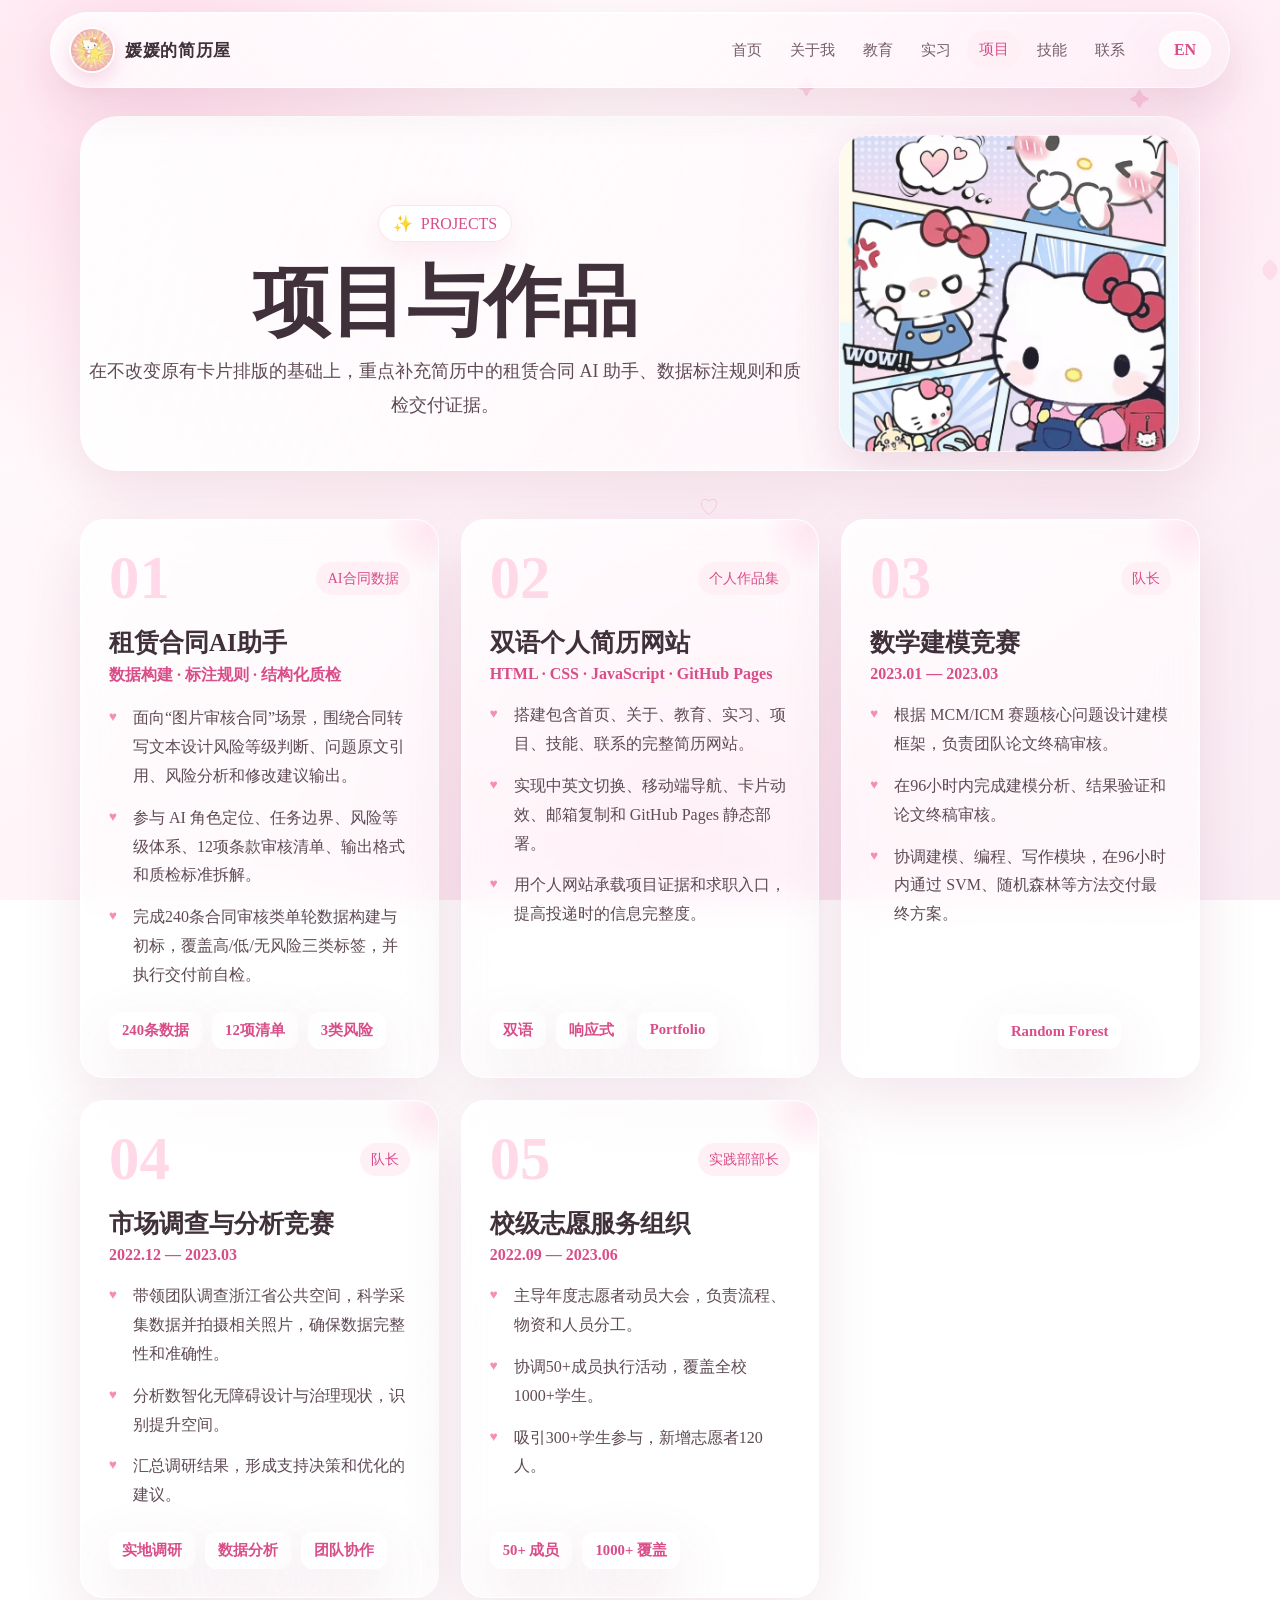
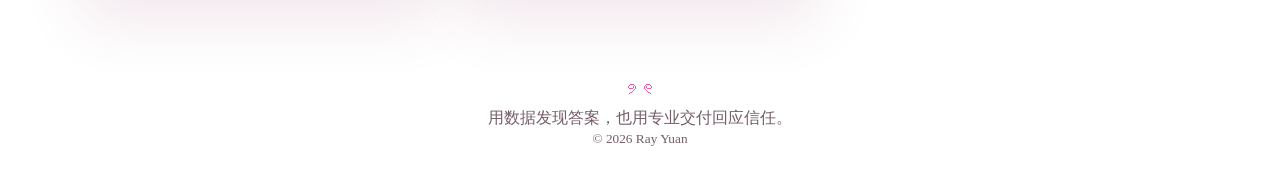
<file: projects.html>
<!doctype html>
<html lang="zh-CN">
<head>
  <meta charset="utf-8">
  <meta name="viewport" content="width=device-width, initial-scale=1">
  <meta name="theme-color" content="#fff0f6">
  <meta name="description" content="Ray Yuan 的 AI 数据处理、简历网站、数学建模与调研项目作品。">
  <title>项目与作品｜Ray Yuan</title>
  <link rel="icon" href="assets/favicon.svg" type="image/svg+xml">
  <link rel="stylesheet" href="assets/styles.css">
  <script src="assets/app.js" defer></script>
</head>
<body data-page="projects" data-title-zh="项目与作品｜Ray Yuan" data-title-en="Projects | Ray Yuan">
<div id="top-progress"></div><div class="page-wipe"></div><div class="decor-layer"></div>
<header class="site-header">
  <a class="brand" href="index.html" data-aria-zh="返回首页" data-aria-en="Back to home">
    <span class="brand-art" aria-hidden="true"></span>
    <span class="brand-name" data-zh="媛媛的简历屋" data-en="Ray's Resume Room">媛媛的简历屋</span>
  </a>
  <nav class="main-nav" aria-label="Main navigation">
    <ul>
      <li><a href="index.html" data-page="home" data-zh="首页" data-en="Home">首页</a></li>
      <li><a href="about.html" data-page="about" data-zh="关于我" data-en="About">关于我</a></li>
      <li><a href="education.html" data-page="education" data-zh="教育" data-en="Education">教育</a></li>
      <li><a href="experience.html" data-page="experience" data-zh="实习" data-en="Experience">实习</a></li>
      <li><a href="projects.html" data-page="projects" data-zh="项目" data-en="Projects">项目</a></li>
      <li><a href="skills.html" data-page="skills" data-zh="技能" data-en="Skills">技能</a></li>
      <li><a href="contact.html" data-page="contact" data-zh="联系" data-en="Contact">联系</a></li>
    </ul>
  </nav>
  <div class="header-actions">
    <button class="lang-toggle" type="button" aria-label="Switch language">EN</button>
    <button class="nav-toggle" type="button" aria-expanded="false" aria-label="Toggle navigation"><span></span></button>
  </div>
</header>
<main>
<section class="page-hero container reveal"><span class="page-kicker">✨ <span data-zh="PROJECTS" data-en="PROJECTS">PROJECTS</span></span><h1 data-zh="项目与作品" data-en="Projects & Portfolio">项目与作品</h1><p data-zh="在不改变原有卡片排版的基础上，重点补充简历中的租赁合同 AI 助手、数据标注规则和质检交付证据。" data-en="Keeping the original card layout while adding evidence from the resume: the Rental Contract AI Assistant, annotation rules and QA deliverables.">在不改变原有卡片排版的基础上，重点补充简历中的租赁合同 AI 助手、数据标注规则和质检交付证据。</p></section>
<section class="section-tight"><div class="container grid grid-3">
<article class="card project-card reveal" data-tilt><div class="project-top"><span class="project-number">01</span><span class="project-badge" data-zh="AI合同数据" data-en="AI Contract Data">AI合同数据</span></div><h2 data-zh="租赁合同AI助手" data-en="Rental Contract AI Assistant">租赁合同AI助手</h2><h3 data-zh="数据构建 · 标注规则 · 结构化质检" data-en="Data Construction · Annotation Rules · Structured QA">数据构建 · 标注规则 · 结构化质检</h3><ul class="bullet-list"><li data-zh="面向“图片审核合同”场景，围绕合同转写文本设计风险等级判断、问题原文引用、风险分析和修改建议输出。" data-en="For image-based contract review, designed outputs around risk-level judgment, original issue quotation, risk analysis and revision suggestions.">面向“图片审核合同”场景，围绕合同转写文本设计风险等级判断、问题原文引用、风险分析和修改建议输出。</li><li data-zh="参与 AI 角色定位、任务边界、风险等级体系、12项条款审核清单、输出格式和质检标准拆解。" data-en="Worked on AI role definition, task boundaries, risk labels, a 12-item clause checklist, output format and QA standards.">参与 AI 角色定位、任务边界、风险等级体系、12项条款审核清单、输出格式和质检标准拆解。</li><li data-zh="完成240条合同审核类单轮数据构建与初标，覆盖高/低/无风险三类标签，并执行交付前自检。" data-en="Built and initially labeled 240 single-turn contract-review samples across high/low/no-risk labels, followed by pre-delivery checks.">完成240条合同审核类单轮数据构建与初标，覆盖高/低/无风险三类标签，并执行交付前自检。</li></ul><div class="metric-row"><span class="metric">240条数据</span><span class="metric">12项清单</span><span class="metric">3类风险</span></div></article>
<article class="card project-card reveal" data-tilt><div class="project-top"><span class="project-number">02</span><span class="project-badge" data-zh="个人作品集" data-en="Portfolio">个人作品集</span></div><h2 data-zh="双语个人简历网站" data-en="Bilingual Resume Website">双语个人简历网站</h2><h3 data-zh="HTML · CSS · JavaScript · GitHub Pages" data-en="HTML · CSS · JavaScript · GitHub Pages">HTML · CSS · JavaScript · GitHub Pages</h3><ul class="bullet-list"><li data-zh="搭建包含首页、关于、教育、实习、项目、技能、联系的完整简历网站。" data-en="Built a complete resume website covering home, about, education, experience, projects, skills and contact pages.">搭建包含首页、关于、教育、实习、项目、技能、联系的完整简历网站。</li><li data-zh="实现中英文切换、移动端导航、卡片动效、邮箱复制和 GitHub Pages 静态部署。" data-en="Implemented bilingual switching, mobile navigation, card interactions, email copy and GitHub Pages deployment.">实现中英文切换、移动端导航、卡片动效、邮箱复制和 GitHub Pages 静态部署。</li><li data-zh="用个人网站承载项目证据和求职入口，提高投递时的信息完整度。" data-en="Uses the website as a portfolio hub for project evidence and job-application entry points.">用个人网站承载项目证据和求职入口，提高投递时的信息完整度。</li></ul><div class="metric-row"><span class="metric">双语</span><span class="metric">响应式</span><span class="metric">Portfolio</span></div></article>
<article class="card project-card reveal" data-tilt><div class="project-top"><span class="project-number">03</span><span class="project-badge" data-zh="队长" data-en="Team Leader">队长</span></div><h2 data-zh="数学建模竞赛" data-en="Mathematical Modeling Competition">数学建模竞赛</h2><h3>2023.01 — 2023.03</h3><ul class="bullet-list"><li data-zh="根据 MCM/ICM 赛题核心问题设计建模框架，负责团队论文终稿审核。" data-en="Designed the modeling framework for the MCM/ICM problem and reviewed the team’s final paper.">根据 MCM/ICM 赛题核心问题设计建模框架，负责团队论文终稿审核。</li><li data-zh="在96小时内完成建模分析、结果验证和论文终稿审核。" data-en="Completed modeling analysis, result validation and final paper review within 96 hours.">在96小时内完成建模分析、结果验证和论文终稿审核。</li><li data-zh="协调建模、编程、写作模块，在96小时内通过 SVM、随机森林等方法交付最终方案。" data-en="Coordinated modeling, coding and writing modules, delivering the final solution within 96 hours using SVM and Random Forest methods.">协调建模、编程、写作模块，在96小时内通过 SVM、随机森林等方法交付最终方案。</li></ul><div class="metric-row"><span class="metric">96h</span><span class="metric">SVM</span><span class="metric">Random Forest</span></div></article>
<article class="card project-card reveal" data-tilt><div class="project-top"><span class="project-number">04</span><span class="project-badge" data-zh="队长" data-en="Team Leader">队长</span></div><h2 data-zh="市场调查与分析竞赛" data-en="Market Research & Analysis Competition">市场调查与分析竞赛</h2><h3>2022.12 — 2023.03</h3><ul class="bullet-list"><li data-zh="带领团队调查浙江省公共空间，科学采集数据并拍摄相关照片，确保数据完整性和准确性。" data-en="Led research on public spaces in Zhejiang, collecting data and photos scientifically to ensure completeness and accuracy.">带领团队调查浙江省公共空间，科学采集数据并拍摄相关照片，确保数据完整性和准确性。</li><li data-zh="分析数智化无障碍设计与治理现状，识别提升空间。" data-en="Analyzed digital-accessibility design and governance to identify improvement opportunities.">分析数智化无障碍设计与治理现状，识别提升空间。</li><li data-zh="汇总调研结果，形成支持决策和优化的建议。" data-en="Synthesized findings into recommendations for decision-making and optimization.">汇总调研结果，形成支持决策和优化的建议。</li></ul><div class="metric-row"><span class="metric" data-zh="实地调研" data-en="Field Research">实地调研</span><span class="metric" data-zh="数据分析" data-en="Data Analysis">数据分析</span><span class="metric" data-zh="团队协作" data-en="Teamwork">团队协作</span></div></article>
<article class="card project-card reveal" data-tilt><div class="project-top"><span class="project-number">05</span><span class="project-badge" data-zh="实践部部长" data-en="Practice Department Lead">实践部部长</span></div><h2 data-zh="校级志愿服务组织" data-en="Campus Volunteer Organization">校级志愿服务组织</h2><h3>2022.09 — 2023.06</h3><ul class="bullet-list"><li data-zh="主导年度志愿者动员大会，负责流程、物资和人员分工。" data-en="Led the annual volunteer mobilization event, managing flow, materials and staffing.">主导年度志愿者动员大会，负责流程、物资和人员分工。</li><li data-zh="协调50+成员执行活动，覆盖全校1000+学生。" data-en="Coordinated 50+ members and reached 1,000+ students campus-wide.">协调50+成员执行活动，覆盖全校1000+学生。</li><li data-zh="吸引300+学生参与，新增志愿者120人。" data-en="Attracted 300+ participants and recruited 120 new volunteers.">吸引300+学生参与，新增志愿者120人。</li></ul><div class="metric-row"><span class="metric">50+ <span data-zh="成员" data-en="Members">成员</span></span><span class="metric">1000+ <span data-zh="覆盖" data-en="Reached">覆盖</span></span></div></article>
</div></section>
</main>
<footer class="site-footer"><div class="footer-bow">୨୧</div><div data-zh="用数据发现答案，也用专业交付回应信任。" data-en="Finding answers with data, delivering trust with professionalism.">用数据发现答案，也用专业交付回应信任。</div><small>© 2026 Ray Yuan</small></footer>
<button class="back-top" type="button" data-aria-zh="返回顶部" data-aria-en="Back to top">↑</button>
<div class="toast" role="status" aria-live="polite"></div>
<script>
  window.difyChatbotConfig = {
    token: 'INhY28PvZLPEIMvo',
    inputs: {},
    systemVariables: {},
    userVariables: {},
  };
</script>
<script src="https://udify.app/embed.min.js" id="INhY28PvZLPEIMvo" defer></script>
<style>
  #dify-chatbot-bubble-button {
    background-color: #ec6fa2 !important;
  }
  #dify-chatbot-bubble-window {
    width: 24rem !important;
    height: 40rem !important;
  }
</style>
</body>
</html>
</file>
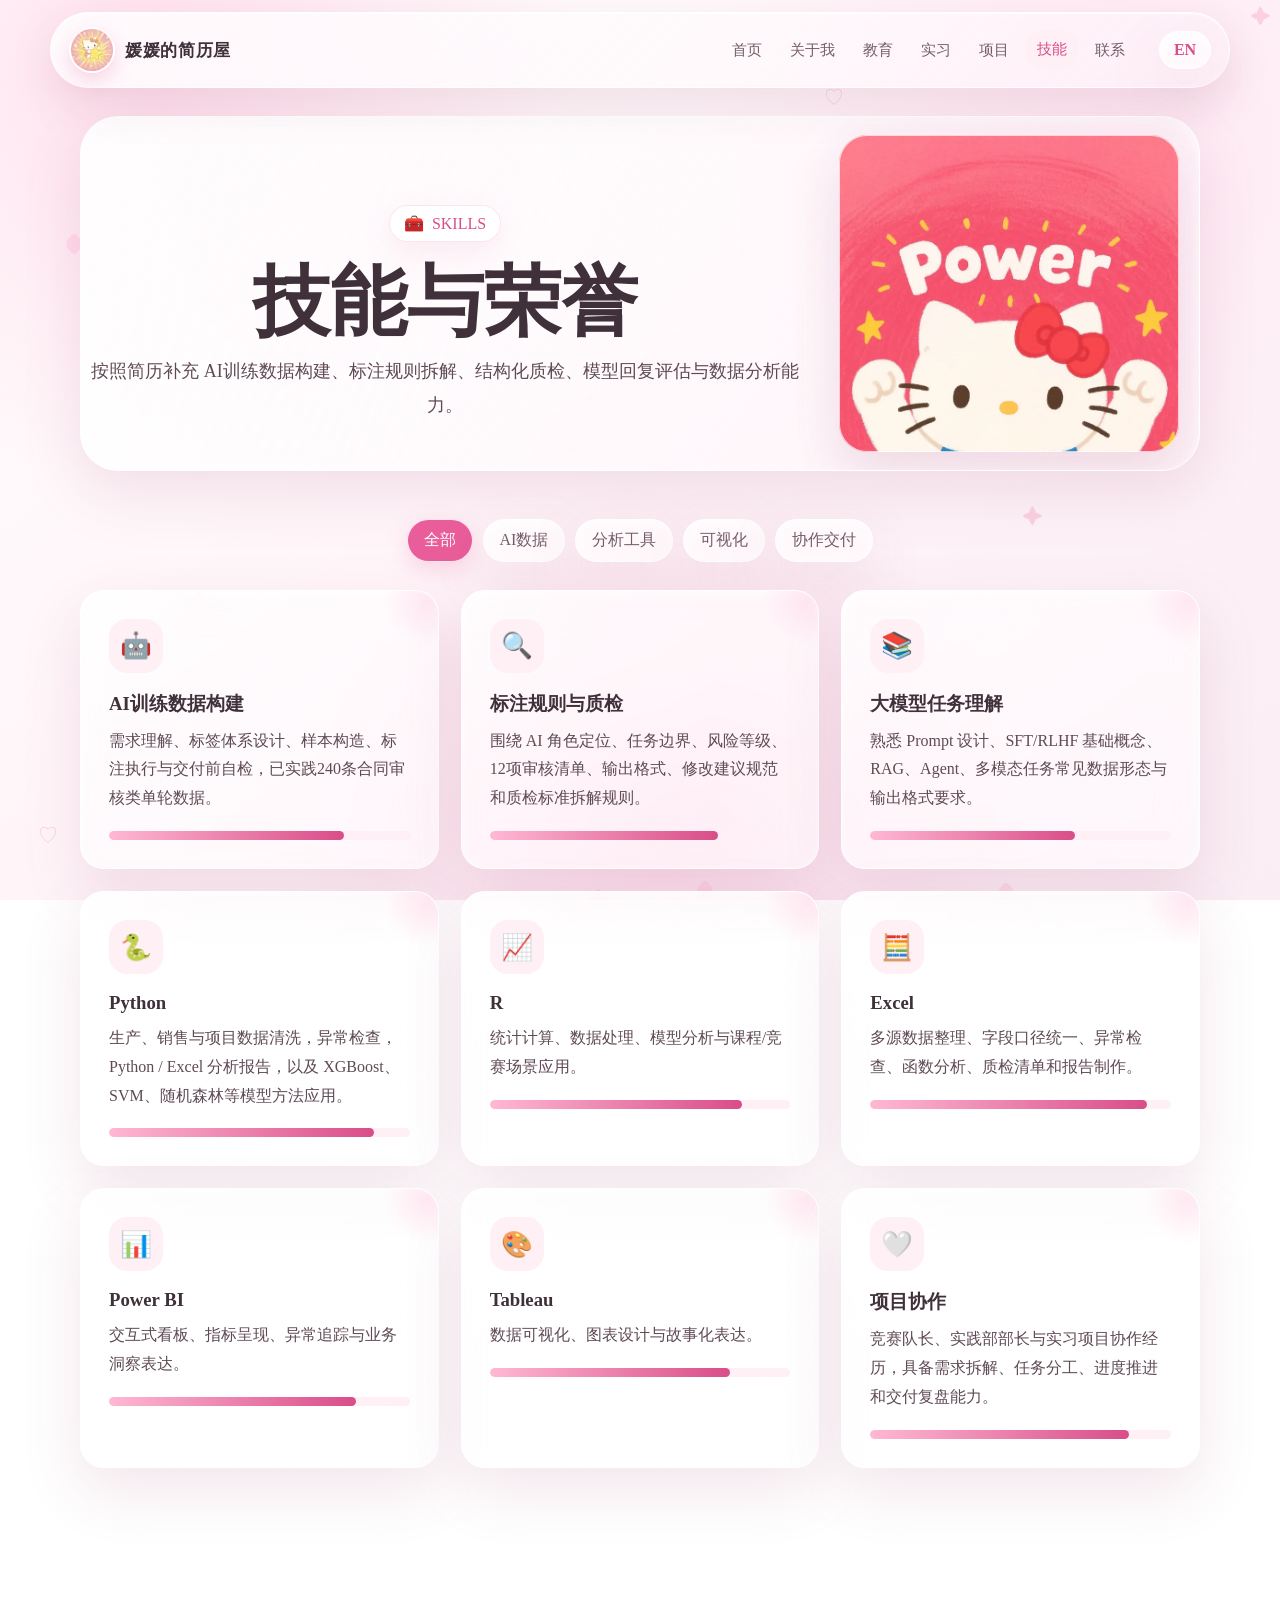
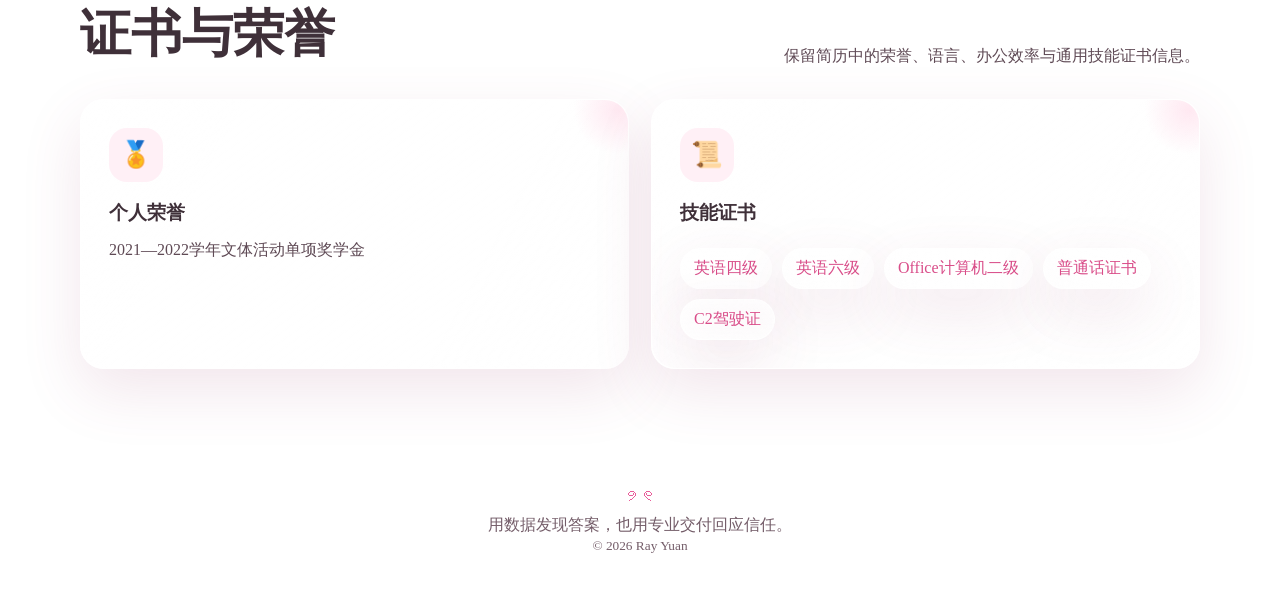
<file: skills.html>
<!doctype html>
<html lang="zh-CN">
<head>
  <meta charset="utf-8">
  <meta name="viewport" content="width=device-width, initial-scale=1">
  <meta name="theme-color" content="#fff0f6">
  <meta name="description" content="Ray Yuan 的 AI 数据、模型评测、数据分析、可视化技能与证书荣誉。">
  <title>技能与荣誉｜Ray Yuan</title>
  <link rel="icon" href="assets/favicon.svg" type="image/svg+xml">
  <link rel="stylesheet" href="assets/styles.css">
  <script src="assets/app.js" defer></script>
</head>
<body data-page="skills" data-title-zh="技能与荣誉｜Ray Yuan" data-title-en="Skills & Honors | Ray Yuan">
<div id="top-progress"></div><div class="page-wipe"></div><div class="decor-layer"></div>
<header class="site-header">
  <a class="brand" href="index.html" data-aria-zh="返回首页" data-aria-en="Back to home">
    <span class="brand-art" aria-hidden="true"></span>
    <span class="brand-name" data-zh="媛媛的简历屋" data-en="Ray's Resume Room">媛媛的简历屋</span>
  </a>
  <nav class="main-nav" aria-label="Main navigation">
    <ul>
      <li><a href="index.html" data-page="home" data-zh="首页" data-en="Home">首页</a></li>
      <li><a href="about.html" data-page="about" data-zh="关于我" data-en="About">关于我</a></li>
      <li><a href="education.html" data-page="education" data-zh="教育" data-en="Education">教育</a></li>
      <li><a href="experience.html" data-page="experience" data-zh="实习" data-en="Experience">实习</a></li>
      <li><a href="projects.html" data-page="projects" data-zh="项目" data-en="Projects">项目</a></li>
      <li><a href="skills.html" data-page="skills" data-zh="技能" data-en="Skills">技能</a></li>
      <li><a href="contact.html" data-page="contact" data-zh="联系" data-en="Contact">联系</a></li>
    </ul>
  </nav>
  <div class="header-actions">
    <button class="lang-toggle" type="button" aria-label="Switch language">EN</button>
    <button class="nav-toggle" type="button" aria-expanded="false" aria-label="Toggle navigation"><span></span></button>
  </div>
</header>
<main>
<section class="page-hero container reveal"><span class="page-kicker">🧰 <span data-zh="SKILLS" data-en="SKILLS">SKILLS</span></span><h1 data-zh="技能与荣誉" data-en="Skills & Honors">技能与荣誉</h1><p data-zh="按照简历补充 AI训练数据构建、标注规则拆解、结构化质检、模型回复评估与数据分析能力。" data-en="Updated from the resume: AI training-data construction, annotation-rule decomposition, structured QA, model-response evaluation and data analysis.">按照简历补充 AI训练数据构建、标注规则拆解、结构化质检、模型回复评估与数据分析能力。</p></section>
<section class="section-tight"><div class="container">
<div class="skill-toolbar reveal"><button class="filter-btn is-active" data-filter="all" data-zh="全部" data-en="All">全部</button><button class="filter-btn" data-filter="ai" data-zh="AI数据" data-en="AI Data">AI数据</button><button class="filter-btn" data-filter="analysis" data-zh="分析工具" data-en="Analytics">分析工具</button><button class="filter-btn" data-filter="visual" data-zh="可视化" data-en="Visualization">可视化</button><button class="filter-btn" data-filter="general" data-zh="协作交付" data-en="Delivery">协作交付</button></div>
<div class="grid grid-3">
<article class="card skill-card" data-category="ai" data-tilt><div class="card-icon">🤖</div><h3 data-zh="AI训练数据构建" data-en="AI Training Data Construction">AI训练数据构建</h3><p data-zh="需求理解、标签体系设计、样本构造、标注执行与交付前自检，已实践240条合同审核类单轮数据。" data-en="Requirement understanding, tag-system design, sample construction, annotation execution and pre-delivery checks, with 240 contract-review samples practiced.">需求理解、标签体系设计、样本构造、标注执行与交付前自检，已实践240条合同审核类单轮数据。</p><div class="skill-meter" style="--level:78%"><span></span></div></article>
<article class="card skill-card" data-category="ai" data-tilt><div class="card-icon">🔍</div><h3 data-zh="标注规则与质检" data-en="Annotation Rules & QA">标注规则与质检</h3><p data-zh="围绕 AI 角色定位、任务边界、风险等级、12项审核清单、输出格式、修改建议规范和质检标准拆解规则。" data-en="Rule decomposition around AI role definition, task boundaries, risk labels, a 12-item checklist, output format, revision rules and QA standards.">围绕 AI 角色定位、任务边界、风险等级、12项审核清单、输出格式、修改建议规范和质检标准拆解规则。</p><div class="skill-meter" style="--level:76%"><span></span></div></article>
<article class="card skill-card" data-category="ai" data-tilt><div class="card-icon">📚</div><h3 data-zh="大模型任务理解" data-en="LLM Task Understanding">大模型任务理解</h3><p data-zh="熟悉 Prompt 设计、SFT/RLHF 基础概念、RAG、Agent、多模态任务常见数据形态与输出格式要求。" data-en="Familiar with Prompt design, SFT/RLHF basics, RAG, Agent workflows, multimodal data forms and output-format requirements.">熟悉 Prompt 设计、SFT/RLHF 基础概念、RAG、Agent、多模态任务常见数据形态与输出格式要求。</p><div class="skill-meter" style="--level:68%"><span></span></div></article>
<article class="card skill-card" data-category="analysis" data-tilt><div class="card-icon">🐍</div><h3>Python</h3><p data-zh="生产、销售与项目数据清洗，异常检查，Python / Excel 分析报告，以及 XGBoost、SVM、随机森林等模型方法应用。" data-en="Production, sales and project data cleaning, anomaly checks, Python / Excel analysis reports, plus XGBoost, SVM and Random Forest applications.">生产、销售与项目数据清洗，异常检查，Python / Excel 分析报告，以及 XGBoost、SVM、随机森林等模型方法应用。</p><div class="skill-meter" style="--level:88%"><span></span></div></article>
<article class="card skill-card" data-category="analysis" data-tilt><div class="card-icon">📈</div><h3>R</h3><p data-zh="统计计算、数据处理、模型分析与课程/竞赛场景应用。" data-en="Statistical computing, data processing, model analysis and coursework/competition use cases.">统计计算、数据处理、模型分析与课程/竞赛场景应用。</p><div class="skill-meter" style="--level:84%"><span></span></div></article>
<article class="card skill-card" data-category="analysis" data-tilt><div class="card-icon">🧮</div><h3>Excel</h3><p data-zh="多源数据整理、字段口径统一、异常检查、函数分析、质检清单和报告制作。" data-en="Multi-source data organization, field-definition alignment, anomaly checks, formulas, QA checklists and reporting.">多源数据整理、字段口径统一、异常检查、函数分析、质检清单和报告制作。</p><div class="skill-meter" style="--level:92%"><span></span></div></article>
<article class="card skill-card" data-category="visual" data-tilt><div class="card-icon">📊</div><h3>Power BI</h3><p data-zh="交互式看板、指标呈现、异常追踪与业务洞察表达。" data-en="Interactive dashboards, KPI presentation, anomaly tracking and business insight communication.">交互式看板、指标呈现、异常追踪与业务洞察表达。</p><div class="skill-meter" style="--level:82%"><span></span></div></article>
<article class="card skill-card" data-category="visual" data-tilt><div class="card-icon">🎨</div><h3>Tableau</h3><p data-zh="数据可视化、图表设计与故事化表达。" data-en="Data visualization, chart design and visual storytelling.">数据可视化、图表设计与故事化表达。</p><div class="skill-meter" style="--level:80%"><span></span></div></article>
<article class="card skill-card" data-category="general" data-tilt><div class="card-icon">🤍</div><h3 data-zh="项目协作" data-en="Project Collaboration">项目协作</h3><p data-zh="竞赛队长、实践部部长与实习项目协作经历，具备需求拆解、任务分工、进度推进和交付复盘能力。" data-en="Team-lead, department-lead and internship collaboration experience, with skills in requirement breakdown, task allocation, timeline execution and delivery review.">竞赛队长、实践部部长与实习项目协作经历，具备需求拆解、任务分工、进度推进和交付复盘能力。</p><div class="skill-meter" style="--level:86%"><span></span></div></article>
</div></div></section>
<section class="section"><div class="container"><div class="section-heading reveal"><div><h2 data-zh="证书与荣誉" data-en="Certificates & Honors">证书与荣誉</h2></div><p data-zh="保留简历中的荣誉、语言、办公效率与通用技能证书信息。" data-en="Keeps honors, language, office-productivity and general certificates from the resume.">保留简历中的荣誉、语言、办公效率与通用技能证书信息。</p></div><div class="grid grid-2"><div class="card reveal"><div class="card-icon">🏅</div><h3 data-zh="个人荣誉" data-en="Personal Honor">个人荣誉</h3><p data-zh="2021—2022学年文体活动单项奖学金" data-en="2021–2022 Individual Scholarship for Arts and Sports Activities">2021—2022学年文体活动单项奖学金</p></div><div class="card reveal"><div class="card-icon">📜</div><h3 data-zh="技能证书" data-en="Certificates">技能证书</h3><div class="tag-list"><span class="tag" data-zh="英语四级" data-en="CET-4">英语四级</span><span class="tag" data-zh="英语六级" data-en="CET-6">英语六级</span><span class="tag" data-zh="Office计算机二级" data-en="National Computer Rank Exam Level 2">Office计算机二级</span><span class="tag" data-zh="普通话证书" data-en="Mandarin Certificate">普通话证书</span><span class="tag" data-zh="C2驾驶证" data-en="C2 Driver License">C2驾驶证</span></div></div></div></div></section>
</main>
<footer class="site-footer"><div class="footer-bow">୨୧</div><div data-zh="用数据发现答案，也用专业交付回应信任。" data-en="Finding answers with data, delivering trust with professionalism.">用数据发现答案，也用专业交付回应信任。</div><small>© 2026 Ray Yuan</small></footer>
<button class="back-top" type="button" data-aria-zh="返回顶部" data-aria-en="Back to top">↑</button>
<div class="toast" role="status" aria-live="polite"></div>
<script>
  window.difyChatbotConfig = {
    token: 'INhY28PvZLPEIMvo',
    inputs: {},
    systemVariables: {},
    userVariables: {},
  };
</script>
<script src="https://udify.app/embed.min.js" id="INhY28PvZLPEIMvo" defer></script>
<style>
  #dify-chatbot-bubble-button {
    background-color: #ec6fa2 !important;
  }
  #dify-chatbot-bubble-window {
    width: 24rem !important;
    height: 40rem !important;
  }
</style>
</body>
</html>
</file>
<file: assets/styles.css>
/* Ray Yuan Resume — pink cat-inspired portfolio */
:root {
  --pink-50: #fff7fa;
  --pink-100: #fff0f6;
  --pink-200: #ffd9e8;
  --pink-300: #ffb8d3;
  --pink-400: #f58db6;
  --pink-500: #ec6fa2;
  --pink-600: #d94d89;
  --rose: #e85d93;
  --ink: #4c3b43;
  --muted: #7e6872;
  --white: #ffffff;
  --line: rgba(236, 111, 162, 0.18);
  --shadow: 0 18px 50px rgba(217, 77, 137, 0.14);
  --shadow-soft: 0 10px 30px rgba(217, 77, 137, 0.1);
  --radius-xl: 32px;
  --radius-lg: 24px;
  --radius-md: 18px;
  --header-h: 76px;
}

* { box-sizing: border-box; }
html { scroll-behavior: smooth; }
body {
  margin: 0;
  min-height: 100vh;
  color: var(--ink);
  background:
    radial-gradient(circle at 10% 0%, rgba(255, 184, 211, .32), transparent 33%),
    radial-gradient(circle at 100% 20%, rgba(245, 141, 182, .22), transparent 28%),
    linear-gradient(180deg, #fff 0%, var(--pink-50) 100%);
  font-family: "FangSong", "STFangsong", "仿宋", "Noto Serif SC", serif;
  overflow-x: hidden;
}

::selection { background: var(--pink-300); color: var(--ink); }
a { color: inherit; text-decoration: none; }
button, input, textarea { font: inherit; }
button { color: inherit; }
img { max-width: 100%; display: block; }

#top-progress {
  position: fixed; inset: 0 auto auto 0; z-index: 9999;
  height: 4px; width: 0;
  background: linear-gradient(90deg, var(--pink-400), var(--rose));
  box-shadow: 0 0 16px var(--pink-400);
}

.page-wipe {
  position: fixed; inset: 0; z-index: 9998; pointer-events: none;
  background: var(--pink-100);
  transform: translateY(-101%);
}
.page-wipe.is-leaving { animation: wipeIn .42s ease forwards; }
@keyframes wipeIn { to { transform: translateY(0); } }

.site-header {
  position: sticky; top: 0; z-index: 1000;
  height: var(--header-h);
  display: flex; align-items: center; gap: 22px;
  width: min(1180px, calc(100% - 32px));
  margin: 12px auto 0;
  padding: 0 18px;
  border: 1px solid rgba(255,255,255,.86);
  background: rgba(255,255,255,.78);
  backdrop-filter: blur(20px);
  box-shadow: var(--shadow-soft);
  border-radius: 999px;
}
.brand { display: inline-flex; align-items: center; gap: 10px; font-weight: 700; white-space: nowrap; }
.brand-name { font-size: 1.05rem; letter-spacing: .04em; }

.cat-mark {
  position: relative; width: 44px; height: 36px; flex: 0 0 auto;
  border: 2px solid var(--pink-400); border-radius: 48% 48% 46% 46%;
  background: #fff;
  box-shadow: inset 0 -5px 0 var(--pink-100);
}
.cat-mark::before, .cat-mark::after {
  content: ""; position: absolute; top: -7px; width: 15px; height: 16px;
  background: #fff; border: 2px solid var(--pink-400); z-index: -1;
}
.cat-mark::before { left: 3px; transform: rotate(-20deg); border-radius: 4px 10px 0 10px; }
.cat-mark::after { right: 3px; transform: rotate(20deg); border-radius: 10px 4px 10px 0; }
.cat-eye { position: absolute; top: 15px; width: 3px; height: 5px; background: var(--ink); border-radius: 50%; }
.cat-eye.left { left: 12px; } .cat-eye.right { right: 12px; }
.cat-nose { position: absolute; left: 50%; top: 18px; width: 5px; height: 4px; border-radius: 50%; background: #f4b645; transform: translateX(-50%); }
.cat-whisker { position: absolute; top: 19px; width: 10px; height: 1px; background: var(--pink-400); }
.cat-whisker.w1 { left: -7px; transform: rotate(8deg); }
.cat-whisker.w2 { left: -7px; top: 24px; transform: rotate(-8deg); }
.cat-whisker.w3 { right: -7px; transform: rotate(-8deg); }
.cat-whisker.w4 { right: -7px; top: 24px; transform: rotate(8deg); }
.mini-bow { position: absolute; right: -6px; top: -7px; width: 20px; height: 14px; }
.mini-bow::before, .mini-bow::after { content: ""; position: absolute; top: 2px; width: 10px; height: 10px; background: var(--rose); border-radius: 60% 35% 60% 35%; }
.mini-bow::before { left: 0; transform: rotate(25deg); }
.mini-bow::after { right: 0; transform: scaleX(-1) rotate(25deg); }
.mini-bow i { position: absolute; left: 7px; top: 4px; width: 7px; height: 7px; background: var(--pink-300); border-radius: 50%; z-index: 2; }

.main-nav { margin-left: auto; }
.main-nav ul { display: flex; gap: 4px; list-style: none; margin: 0; padding: 0; }
.main-nav a {
  position: relative; display: block; padding: 10px 12px; border-radius: 999px;
  color: var(--muted); font-size: .92rem; transition: .25s ease;
}
.main-nav a:hover, .main-nav a[aria-current="page"] { color: var(--rose); background: var(--pink-100); transform: translateY(-1px); }
.header-actions { display: flex; align-items: center; gap: 8px; }
.lang-toggle, .nav-toggle {
  border: 1px solid var(--line); background: #fff; border-radius: 999px;
  cursor: pointer; box-shadow: 0 5px 18px rgba(217,77,137,.08);
}
.lang-toggle { min-width: 52px; padding: 9px 13px; font-weight: 700; color: var(--rose); transition: .25s ease; }
.lang-toggle:hover { transform: translateY(-2px) rotate(-2deg); box-shadow: 0 9px 24px rgba(217,77,137,.16); }
.nav-toggle { display: none; width: 42px; height: 42px; place-items: center; padding: 0; }
.nav-toggle span, .nav-toggle::before, .nav-toggle::after { content: ""; display: block; width: 18px; height: 2px; background: var(--rose); border-radius: 2px; transition: .25s; }
.nav-toggle::before { transform: translateY(-5px); } .nav-toggle::after { transform: translateY(5px); }
.nav-toggle[aria-expanded="true"] span { opacity: 0; }
.nav-toggle[aria-expanded="true"]::before { transform: translateY(2px) rotate(45deg); }
.nav-toggle[aria-expanded="true"]::after { transform: translateY(-2px) rotate(-45deg); }

main { min-height: calc(100vh - var(--header-h)); }
.container { width: min(1120px, calc(100% - 40px)); margin: 0 auto; }
.section { padding: 84px 0; }
.section-tight { padding: 48px 0; }

.hero {
  position: relative; min-height: calc(100vh - 88px);
  display: grid; grid-template-columns: 1.08fr .92fr; align-items: center; gap: 60px;
  width: min(1120px, calc(100% - 40px)); margin: 0 auto; padding: 72px 0 92px;
}
.eyebrow { display: inline-flex; align-items: center; gap: 9px; margin: 0 0 18px; padding: 8px 13px; border-radius: 999px; background: #fff; border: 1px solid var(--line); color: var(--rose); box-shadow: var(--shadow-soft); font-weight: 700; }
.pulse-dot { width: 9px; height: 9px; border-radius: 50%; background: var(--pink-500); box-shadow: 0 0 0 0 rgba(236,111,162,.5); animation: pulse 1.7s infinite; }
@keyframes pulse { 70% { box-shadow: 0 0 0 9px rgba(236,111,162,0); } 100% { box-shadow: 0 0 0 0 rgba(236,111,162,0); } }
.hero h1 { margin: 0; font-size: clamp(3.3rem, 7vw, 6.5rem); line-height: .98; letter-spacing: -.04em; }
.gradient-text { color: var(--rose); background: linear-gradient(135deg, var(--rose), var(--pink-400)); -webkit-background-clip: text; background-clip: text; -webkit-text-fill-color: transparent; }
.wave { display: inline-block; margin-left: .12em; font-size: .62em; transform-origin: 70% 70%; animation: wave 2.4s ease-in-out infinite; }
@keyframes wave { 0%,60%,100%{transform:rotate(0)} 10%{transform:rotate(14deg)} 20%{transform:rotate(-8deg)} 30%{transform:rotate(14deg)} 40%{transform:rotate(-4deg)} 50%{transform:rotate(10deg)} }
.hero-lead { max-width: 650px; margin: 24px 0 0; font-size: clamp(1.08rem, 2vw, 1.3rem); line-height: 1.9; color: var(--muted); }
.hero-actions { display: flex; flex-wrap: wrap; gap: 14px; margin-top: 32px; }
.btn {
  display: inline-flex; align-items: center; justify-content: center; gap: 9px;
  min-height: 48px; padding: 0 22px; border: 1px solid transparent; border-radius: 999px;
  font-weight: 700; cursor: pointer; transition: transform .25s ease, box-shadow .25s ease, background .25s ease;
}
.btn-primary { color: #fff; background: linear-gradient(135deg, var(--pink-500), var(--rose)); box-shadow: 0 12px 28px rgba(232,93,147,.28); }
.btn-primary:hover { transform: translateY(-3px); box-shadow: 0 18px 36px rgba(232,93,147,.34); }
.btn-secondary { background: #fff; border-color: var(--line); color: var(--rose); box-shadow: var(--shadow-soft); }
.btn-secondary:hover { transform: translateY(-3px); background: var(--pink-100); }
.btn-ghost { background: transparent; border-color: var(--line); color: var(--muted); }
.btn svg { width: 18px; height: 18px; }
.hero-stats { display: flex; flex-wrap: wrap; gap: 10px; margin-top: 30px; }
.stat-chip { padding: 10px 14px; border-radius: 14px; background: rgba(255,255,255,.86); border: 1px dashed var(--pink-300); color: var(--muted); box-shadow: 0 7px 20px rgba(217,77,137,.07); }
.stat-chip strong { color: var(--rose); margin-right: 5px; }

.hero-visual { position: relative; min-height: 580px; display: grid; place-items: center; }
.avatar-stage { position: relative; width: min(440px, 88vw); aspect-ratio: 1/1.14; display: grid; place-items: center; }
.avatar-halo { position: absolute; inset: 8% 4% 4%; border-radius: 46% 54% 52% 48% / 48% 45% 55% 52%; background: linear-gradient(145deg, var(--pink-100), #fff); border: 2px dashed var(--pink-300); animation: morph 9s ease-in-out infinite; box-shadow: var(--shadow); }
@keyframes morph { 0%,100%{border-radius:46% 54% 52% 48%/48% 45% 55% 52%} 50%{border-radius:55% 45% 43% 57%/54% 55% 45% 46%} }
.avatar-img { position: relative; z-index: 2; width: 88%; height: 92%; object-fit: contain; object-position: center bottom; filter: drop-shadow(0 22px 24px rgba(111,74,89,.15)); animation: float 4.6s ease-in-out infinite; }
@keyframes float { 0%,100%{transform:translateY(0) rotate(-.5deg)} 50%{transform:translateY(-14px) rotate(.7deg)} }
.orbit { position: absolute; inset: 0; z-index: 1; border: 1px solid rgba(245,141,182,.35); border-radius: 50%; animation: spin 18s linear infinite; }
.orbit::before, .orbit::after { content:""; position:absolute; width:18px; height:18px; background:var(--pink-400); transform:rotate(45deg); border-radius: 5px 12px 5px 12px; }
.orbit::before { left: 8%; top: 18%; } .orbit::after { right: 5%; bottom: 24%; background: var(--pink-300); }
@keyframes spin { to{transform:rotate(360deg)} }
.floating-card { position: absolute; z-index: 3; padding: 12px 16px; border-radius: 16px; background: rgba(255,255,255,.9); border: 1px solid var(--line); box-shadow: var(--shadow-soft); color: var(--rose); font-weight: 700; backdrop-filter: blur(10px); animation: bob 4s ease-in-out infinite; }
.floating-card.one { left: -6%; top: 22%; transform: rotate(-5deg); }
.floating-card.two { right: -4%; bottom: 18%; transform: rotate(5deg); animation-delay: -1.7s; }
@keyframes bob { 0%,100%{translate:0 0} 50%{translate:0 -9px} }

.scroll-cue { position:absolute; left:50%; bottom:22px; transform:translateX(-50%); display:flex; flex-direction:column; align-items:center; gap:6px; color:var(--muted); font-size:.84rem; }
.mouse { width:24px; height:38px; border:2px solid var(--pink-300); border-radius:16px; padding-top:6px; display:flex; justify-content:center; }
.mouse::after { content:""; width:3px; height:7px; background:var(--pink-500); border-radius:2px; animation:scrollDot 1.5s infinite; }
@keyframes scrollDot { from{transform:translateY(0);opacity:1} to{transform:translateY(12px);opacity:0} }

.page-hero { padding: 88px 0 48px; text-align: center; }
.page-kicker { display:inline-flex; align-items:center; gap:8px; padding:8px 14px; border-radius:999px; background:#fff; border:1px solid var(--line); color:var(--rose); box-shadow:var(--shadow-soft); }
.page-hero h1 { margin:20px 0 12px; font-size:clamp(2.8rem,6vw,5.2rem); line-height:1.06; }
.page-hero p { max-width:720px; margin:0 auto; font-size:1.12rem; line-height:1.85; color:var(--muted); }

.grid { display:grid; gap:22px; }
.grid-2 { grid-template-columns:repeat(2,minmax(0,1fr)); }
.grid-3 { grid-template-columns:repeat(3,minmax(0,1fr)); }
.card {
  position:relative; overflow:hidden; padding:28px; border-radius:var(--radius-lg);
  background:rgba(255,255,255,.86); border:1px solid rgba(245,141,182,.24); box-shadow:var(--shadow-soft);
  transition:transform .25s ease, box-shadow .25s ease;
}
.card::after { content:""; position:absolute; width:90px; height:90px; right:-35px; top:-35px; border-radius:50%; background:radial-gradient(circle,var(--pink-200),transparent 70%); opacity:.6; }
.card:hover { box-shadow:var(--shadow); }
.card-icon { width:54px; height:54px; display:grid; place-items:center; border-radius:18px; background:var(--pink-100); color:var(--rose); font-size:1.6rem; margin-bottom:18px; }
.card h2, .card h3 { margin:0 0 10px; }
.card p { margin:0; color:var(--muted); line-height:1.8; }
.card-link { display:flex; flex-direction:column; min-height:240px; }
.card-link .arrow { margin-top:auto; padding-top:22px; color:var(--rose); font-weight:700; }

.section-heading { display:flex; justify-content:space-between; align-items:end; gap:24px; margin-bottom:30px; }
.section-heading h2 { margin:0; font-size:clamp(2rem,4vw,3.2rem); }
.section-heading p { max-width:560px; margin:0; color:var(--muted); line-height:1.7; }

.profile-panel { display:grid; grid-template-columns:.72fr 1.28fr; gap:26px; align-items:stretch; }
.profile-visual { position:relative; min-height:430px; display:grid; place-items:center; background:linear-gradient(145deg,var(--pink-100),#fff); }
.profile-visual img { width:78%; height:380px; object-fit:contain; filter:drop-shadow(0 18px 20px rgba(217,77,137,.12)); }
.profile-copy h2 { font-size:clamp(2rem,4vw,3rem); margin:0 0 18px; }
.profile-copy p { font-size:1.08rem; line-height:2; }
.tag-list { display:flex; flex-wrap:wrap; gap:10px; margin-top:22px; }
.tag { padding:9px 13px; border-radius:999px; background:var(--pink-100); color:var(--rose); border:1px solid var(--line); }

.timeline { position:relative; max-width:980px; margin:0 auto; }
.timeline::before { content:""; position:absolute; left:19px; top:0; bottom:0; width:2px; background:linear-gradient(var(--pink-300),var(--pink-100)); }
.timeline-item { position:relative; padding-left:66px; margin-bottom:28px; }
.timeline-dot { position:absolute; left:6px; top:30px; width:28px; height:28px; border:7px solid #fff; border-radius:50%; background:var(--pink-500); box-shadow:0 0 0 2px var(--pink-300),0 8px 20px rgba(217,77,137,.2); }
.timeline-card { padding:30px; }
.timeline-meta { display:flex; flex-wrap:wrap; gap:10px 18px; align-items:center; color:var(--muted); margin-bottom:12px; }
.timeline-meta time { color:var(--rose); font-weight:700; }
.timeline-card h2 { font-size:1.55rem; margin:0 0 6px; }
.timeline-card h3 { font-size:1.02rem; color:var(--rose); margin:0 0 18px; font-weight:700; }
.bullet-list { margin:0; padding:0; list-style:none; display:grid; gap:13px; }
.bullet-list li { position:relative; padding-left:24px; color:var(--muted); line-height:1.8; }
.bullet-list li::before { content:"♥"; position:absolute; left:0; top:1px; color:var(--pink-400); font-size:.84rem; }
.metric-row { display:flex; flex-wrap:wrap; gap:10px; margin-top:20px; }
.metric { padding:8px 12px; border-radius:12px; background:var(--pink-100); color:var(--rose); font-weight:700; font-size:.92rem; }

.course-cloud { display:flex; flex-wrap:wrap; gap:12px; }
.course-chip { position:relative; padding:12px 16px 12px 38px; border-radius:14px; background:#fff; border:1px solid var(--line); box-shadow:0 7px 20px rgba(217,77,137,.07); transition:.25s; }
.course-chip::before { content:"✦"; position:absolute; left:15px; color:var(--pink-500); }
.course-chip:hover { transform:translateY(-4px) rotate(-1deg); border-color:var(--pink-300); }

.project-card { display:flex; flex-direction:column; min-height:440px; }
.project-top { display:flex; align-items:center; justify-content:space-between; gap:14px; }
.project-number { font-size:3.8rem; line-height:1; color:var(--pink-200); font-weight:900; }
.project-badge { padding:7px 11px; border-radius:999px; background:var(--pink-100); color:var(--rose); font-size:.9rem; }
.project-card h2 { margin:18px 0 6px; font-size:1.55rem; }
.project-card h3 { margin:0 0 18px; color:var(--rose); font-size:1rem; }
.project-card .bullet-list { margin-bottom:22px; }
.project-card .metric-row { margin-top:auto; }

.skill-toolbar { display:flex; flex-wrap:wrap; gap:10px; justify-content:center; margin-bottom:28px; }
.filter-btn { border:1px solid var(--line); background:#fff; color:var(--muted); padding:10px 16px; border-radius:999px; cursor:pointer; transition:.2s; }
.filter-btn:hover, .filter-btn.is-active { background:var(--pink-500); color:#fff; box-shadow:0 8px 22px rgba(236,111,162,.25); }
.skill-card { min-height:210px; }
.skill-card[hidden] { display:none; }
.skill-meter { height:9px; background:var(--pink-100); border-radius:999px; overflow:hidden; margin-top:18px; }
.skill-meter span { display:block; height:100%; width:var(--level); background:linear-gradient(90deg,var(--pink-300),var(--rose)); border-radius:inherit; transform:scaleX(0); transform-origin:left; transition:transform 1.1s cubic-bezier(.2,.8,.2,1); }
.skill-card.is-visible .skill-meter span { transform:scaleX(1); }

.contact-wrap { display:grid; grid-template-columns:.9fr 1.1fr; gap:26px; }
.contact-visual { min-height:520px; display:grid; place-items:center; text-align:center; background:linear-gradient(160deg,var(--pink-100),#fff); }
.contact-visual > div { width:100%; }
.mail-cat { position:relative; width:220px; height:165px; margin:0 auto 24px; animation:float 4.6s ease-in-out infinite; }
.envelope { position:absolute; left:10px; right:10px; bottom:0; height:120px; background:#fff; border:3px solid var(--pink-300); border-radius:20px; box-shadow:var(--shadow); }
.envelope::before { content:""; position:absolute; inset:0; background:linear-gradient(145deg,transparent 49%,var(--pink-100) 50%); clip-path:polygon(0 0,100% 0,50% 65%); }
.mail-cat .cat-mark { position:absolute; left:50%; top:4px; transform:translateX(-50%) scale(2.25); z-index:2; }
.contact-list { display:grid; gap:14px; margin-top:24px; }
.contact-item { display:flex; align-items:center; gap:15px; padding:16px; border-radius:18px; background:var(--pink-50); border:1px solid var(--line); }
.contact-item .icon { width:44px; height:44px; display:grid; place-items:center; border-radius:14px; background:#fff; color:var(--rose); box-shadow:0 6px 18px rgba(217,77,137,.1); }
.contact-item strong { display:block; margin-bottom:3px; }
.contact-item span { color:var(--muted); word-break:break-all; }
.contact-actions { display:flex; flex-wrap:wrap; gap:12px; margin-top:24px; }
.toast { position:fixed; left:50%; bottom:28px; z-index:9999; transform:translate(-50%,30px); opacity:0; pointer-events:none; padding:12px 18px; border-radius:999px; background:var(--ink); color:#fff; box-shadow:var(--shadow); transition:.3s; }
.toast.show { opacity:1; transform:translate(-50%,0); }

.site-footer { padding:34px 20px 44px; text-align:center; color:var(--muted); }
.footer-bow { display:inline-block; margin-bottom:10px; color:var(--pink-500); animation:bob 3s ease-in-out infinite; }
.back-top { position:fixed; right:22px; bottom:22px; z-index:900; width:46px; height:46px; border:1px solid var(--line); border-radius:50%; background:#fff; color:var(--rose); box-shadow:var(--shadow-soft); cursor:pointer; opacity:0; transform:translateY(15px); pointer-events:none; transition:.25s; }
.back-top.show { opacity:1; transform:translateY(0); pointer-events:auto; }
.back-top:hover { transform:translateY(-3px) rotate(-8deg); }

.decor-layer { position:fixed; inset:0; pointer-events:none; z-index:-1; overflow:hidden; }
.decor { position:absolute; opacity:.32; animation:drift var(--duration) ease-in-out infinite alternate; }
.decor.heart { width:16px; height:16px; background:var(--pink-300); transform:rotate(45deg); border-radius:4px 9px 4px 9px; }
.decor.star { color:var(--pink-400); font-size:20px; }
@keyframes drift { from{translate:0 -8px; rotate:-4deg} to{translate:10px 20px; rotate:8deg} }
.trail-heart { position:fixed; z-index:9997; pointer-events:none; color:var(--pink-500); animation:trail .9s ease-out forwards; }
@keyframes trail { to { transform:translateY(-28px) scale(.2) rotate(25deg); opacity:0; } }
.reveal { opacity:0; transform:translateY(22px); transition:opacity .75s ease, transform .75s ease; }
.reveal.is-visible { opacity:1; transform:none; }

.not-found { min-height:calc(100vh - 150px); display:grid; place-items:center; text-align:center; padding:60px 20px; }
.not-found h1 { font-size:clamp(6rem,20vw,13rem); line-height:.75; margin:0; color:var(--pink-200); text-shadow:0 10px 0 #fff; }
.not-found h2 { font-size:clamp(2rem,5vw,3.8rem); margin:28px 0 14px; }
.not-found p { color:var(--muted); margin:0 0 28px; }

@media (max-width: 1000px) {
  .site-header { gap:10px; }
  .main-nav a { padding:9px 8px; font-size:.85rem; }
  .hero { grid-template-columns:1fr; text-align:center; padding-top:66px; }
  .hero-copy { order:1; }
  .hero-visual { order:2; min-height:500px; }
  .hero-lead { margin-left:auto; margin-right:auto; }
  .hero-actions,.hero-stats { justify-content:center; }
  .scroll-cue { display:none; }
  .profile-panel,.contact-wrap { grid-template-columns:1fr; }
}

@media (max-width: 820px) {
  :root { --header-h:68px; }
  .site-header { width:calc(100% - 24px); height:64px; margin-top:8px; padding:0 12px 0 15px; }
  .brand-name { display:none; }
  .nav-toggle { display:grid; }
  .main-nav { position:fixed; left:12px; right:12px; top:80px; margin:0; padding:14px; border:1px solid var(--line); border-radius:24px; background:rgba(255,255,255,.96); box-shadow:var(--shadow); opacity:0; transform:translateY(-10px) scale(.98); pointer-events:none; transition:.25s; }
  .main-nav.is-open { opacity:1; transform:none; pointer-events:auto; }
  .main-nav ul { display:grid; grid-template-columns:repeat(2,minmax(0,1fr)); gap:8px; }
  .main-nav a { padding:12px; text-align:center; background:var(--pink-50); }
  .grid-3 { grid-template-columns:1fr 1fr; }
  .section-heading { align-items:start; flex-direction:column; }
}

@media (max-width: 620px) {
  .container,.hero { width:min(100% - 28px,1120px); }
  .section { padding:64px 0; }
  .hero { min-height:auto; padding:62px 0 74px; gap:28px; }
  .hero h1 { font-size:clamp(3.1rem,17vw,4.8rem); }
  .hero-lead { font-size:1.02rem; line-height:1.75; }
  .hero-visual { min-height:410px; }
  .avatar-stage { width:min(340px,92vw); }
  .floating-card { font-size:.85rem; padding:9px 12px; }
  .floating-card.one { left:0; } .floating-card.two { right:0; }
  .grid-2,.grid-3 { grid-template-columns:1fr; }
  .card { padding:23px; border-radius:20px; }
  .page-hero { padding:66px 0 34px; }
  .timeline::before { left:12px; }
  .timeline-item { padding-left:42px; }
  .timeline-dot { left:0; width:24px; height:24px; border-width:6px; }
  .timeline-card { padding:22px; }
  .profile-visual { min-height:350px; }
  .profile-visual img { height:310px; }
  .contact-visual { min-height:390px; }
  .back-top { right:14px; bottom:14px; }
  .main-nav ul { grid-template-columns:1fr; }
}

@media (prefers-reduced-motion: reduce) {
  *,*::before,*::after { animation-duration:.01ms !important; animation-iteration-count:1 !important; scroll-behavior:auto !important; transition-duration:.01ms !important; }
  .trail-heart,.decor-layer { display:none !important; }
}


/* ===== 2026 visual refresh: authorized artwork + light liquid glass ===== */
:root {
  --glass-bg: rgba(255,255,255,.58);
  --glass-bg-strong: rgba(255,255,255,.76);
  --glass-border: rgba(255,255,255,.82);
  --glass-highlight: rgba(255,255,255,.94);
  --glass-shadow: 0 22px 60px rgba(154,58,105,.13), 0 3px 12px rgba(255,255,255,.7) inset;
  --glass-shadow-hover: 0 30px 76px rgba(154,58,105,.20), 0 4px 16px rgba(255,255,255,.78) inset;
  --pink-500: #e95d9a;
  --rose: #d94d89;
  --ink: #3f3039;
  --muted: #745d69;
}
body {
  background:
    radial-gradient(circle at 12% 8%, rgba(255,186,217,.42), transparent 30%),
    radial-gradient(circle at 86% 14%, rgba(255,224,239,.60), transparent 29%),
    radial-gradient(circle at 52% 94%, rgba(247,173,207,.27), transparent 34%),
    linear-gradient(145deg, #fffdfd 0%, #fff5f9 48%, #faedf4 100%);
  background-attachment: fixed;
}
body::before {
  content:""; position:fixed; inset:0; z-index:-3; pointer-events:none;
  background-image:
    linear-gradient(rgba(255,255,255,.08) 1px, transparent 1px),
    linear-gradient(90deg, rgba(255,255,255,.08) 1px, transparent 1px);
  background-size:28px 28px; opacity:.45;
}
.site-header,
.card,
.stat-chip,
.floating-card,
.course-chip,
.filter-btn,
.contact-item,
.tag,
.metric,
.lang-toggle,
.back-top {
  background: linear-gradient(145deg, rgba(255,255,255,.72), rgba(255,255,255,.43));
  border: 1px solid var(--glass-border);
  box-shadow: var(--glass-shadow);
  backdrop-filter: blur(18px) saturate(1.25);
  -webkit-backdrop-filter: blur(18px) saturate(1.25);
}
.site-header {
  background: linear-gradient(135deg, rgba(255,255,255,.83), rgba(255,244,249,.58));
  box-shadow: 0 16px 45px rgba(128,55,91,.12), inset 0 1px 0 rgba(255,255,255,.96);
}
.card { position:relative; overflow:hidden; }
.card::before {
  content:""; position:absolute; inset:0; pointer-events:none;
  background: linear-gradient(118deg, rgba(255,255,255,.68), transparent 24%, transparent 70%, rgba(255,255,255,.22));
  opacity:.65;
}
.card > * { position:relative; z-index:1; }
.card:hover { box-shadow:var(--glass-shadow-hover); border-color:rgba(255,255,255,.96); }
.btn-primary {
  background: linear-gradient(135deg, #ed6ea7, #d94d89 62%, #c93f7d);
  box-shadow: 0 15px 34px rgba(217,77,137,.28), inset 0 1px 0 rgba(255,255,255,.56);
}
.btn-secondary {
  background: linear-gradient(145deg, rgba(255,255,255,.82), rgba(255,240,247,.56));
  border-color: rgba(255,255,255,.95);
  box-shadow: var(--glass-shadow);
  backdrop-filter: blur(16px);
}
.gradient-text {
  background: linear-gradient(110deg,#c93f7d 0%,#ed6ea7 42%,#f3a6c7 66%,#c93f7d 100%);
  -webkit-background-clip:text; background-clip:text; color:transparent;
  filter: drop-shadow(0 8px 20px rgba(217,77,137,.13));
}
.brand-art {
  width:46px; height:46px; flex:0 0 auto; border-radius:50%;
  background:url('brand-art.webp') center/cover no-repeat;
  border:2px solid rgba(255,255,255,.92);
  box-shadow:0 8px 20px rgba(217,77,137,.22), inset 0 0 0 1px rgba(236,111,162,.18);
}

/* Full artwork backgrounds remain gentle so resume text stays readable. */
.hero { position:relative; isolation:isolate; }
.hero::before {
  content:""; position:absolute; inset:14px 0 28px; z-index:-2; border-radius:46px;
  background:
    linear-gradient(100deg, rgba(255,255,255,.93) 0%, rgba(255,255,255,.72) 48%, rgba(255,248,252,.40) 100%),
    url('art-flower.webp') 76% 48%/cover no-repeat;
  border:1px solid rgba(255,255,255,.84);
  box-shadow:0 36px 90px rgba(180,79,127,.13), inset 0 1px 0 rgba(255,255,255,.95);
  backdrop-filter:blur(4px);
}
.hero::after {
  content:""; position:absolute; width:190px; height:190px; right:3%; bottom:8%; z-index:-1;
  border-radius:42% 58% 62% 38% / 47% 42% 58% 53%;
  background:url('art-star.webp') center/cover no-repeat;
  opacity:.28; filter:saturate(.9) blur(.2px); transform:rotate(8deg);
  box-shadow:0 28px 70px rgba(217,77,137,.18);
}
.avatar-stage {
  background:linear-gradient(145deg,rgba(255,255,255,.58),rgba(255,237,246,.28));
  border:1px solid rgba(255,255,255,.92);
  box-shadow:0 28px 74px rgba(170,65,117,.18), inset 0 1px 0 rgba(255,255,255,.95);
  backdrop-filter:blur(20px) saturate(1.15);
}
.avatar-img { filter:drop-shadow(0 22px 28px rgba(99,55,75,.14)); }
.profile-visual::before {
  background:
    linear-gradient(rgba(255,255,255,.68),rgba(255,255,255,.22)),
    url('art-collage.webp') center/cover no-repeat;
  opacity:.95;
}
.profile-visual img { filter:drop-shadow(0 20px 30px rgba(91,44,65,.18)); }

body[data-page="about"] { --page-art:url('art-collage.webp'); }
body[data-page="education"] { --page-art:url('art-cherry.webp'); }
body[data-page="experience"] { --page-art:url('art-star.webp'); }
body[data-page="projects"] { --page-art:url('art-super.webp'); }
body[data-page="skills"] { --page-art:url('art-power.webp'); }
body[data-page="contact"] { --page-art:url('art-flower.webp'); }
.page-hero {
  position:relative; min-height:290px; padding-right:min(34vw,390px); overflow:hidden;
  margin-top:28px; border-radius:38px;
  background:linear-gradient(125deg,rgba(255,255,255,.78),rgba(255,245,250,.46));
  border:1px solid rgba(255,255,255,.86);
  box-shadow:var(--glass-shadow);
  backdrop-filter:blur(18px) saturate(1.18);
}
.page-hero::before {
  content:""; position:absolute; inset:0; pointer-events:none;
  background:linear-gradient(112deg,rgba(255,255,255,.68),transparent 50%);
}
.page-hero::after {
  content:""; position:absolute; right:20px; top:18px; bottom:18px; width:min(31vw,340px);
  border-radius:28px; background-image:var(--page-art); background-size:cover; background-position:center;
  box-shadow:0 20px 52px rgba(148,60,103,.18), inset 0 0 0 1px rgba(255,255,255,.70);
  opacity:.88;
}
.page-hero > * { position:relative; z-index:1; }
body[data-page="projects"] .page-hero::after { background-position:center 72%; }
body[data-page="skills"] .page-hero::after { background-position:center 72%; }
body[data-page="experience"] .page-hero::after { background-position:center; }

.contact-art {
  width:min(440px,92%); aspect-ratio:4/5; margin:0 auto 26px; border-radius:34px;
  background:
    linear-gradient(180deg,rgba(255,255,255,.02),rgba(255,255,255,.16)),
    url('theme.png') center bottom/contain no-repeat;
  border:1px solid rgba(255,255,255,.88);
  box-shadow:0 24px 60px rgba(164,68,114,.20), inset 0 1px 0 rgba(255,255,255,.88);
}
.not-found { position:relative; gap:30px; grid-template-columns:minmax(260px,420px) minmax(260px,540px); max-width:980px; margin:auto; }
.not-found-art {
  width:100%; aspect-ratio:4/5; border-radius:36px;
  background:url('art-power.webp') center 72%/cover no-repeat;
  border:1px solid rgba(255,255,255,.9); box-shadow:var(--glass-shadow-hover);
}

@media (max-width:820px) {
  .main-nav { background:linear-gradient(145deg,rgba(255,255,255,.91),rgba(255,245,250,.78)); backdrop-filter:blur(22px) saturate(1.2); }
  .page-hero { min-height:250px; padding-right:34%; }
  .page-hero::after { right:12px; top:12px; bottom:12px; width:31%; border-radius:22px; }
}
@media (max-width:620px) {
  .hero::before { inset:8px -7px 20px; border-radius:30px; background:linear-gradient(180deg,rgba(255,255,255,.90),rgba(255,255,255,.58)),url('art-flower.webp') center/cover no-repeat; }
  .hero::after { width:120px; height:120px; right:1%; bottom:4%; opacity:.24; }
  .page-hero { min-height:auto; padding:48px 22px 210px; margin-top:18px; border-radius:28px; }
  .page-hero::after { left:18px; right:18px; top:auto; bottom:16px; width:auto; height:175px; border-radius:22px; }
  .not-found { display:flex; flex-direction:column; }
  .not-found-art { max-width:300px; }
}
@media (prefers-reduced-transparency: reduce) {
  .site-header,.card,.page-hero,.stat-chip,.floating-card,.course-chip,.filter-btn,.contact-item,.tag,.metric,.lang-toggle,.back-top { background:#fff8fb; backdrop-filter:none; }
}

/* ===== Homepage continuity fix only =====
   Keep the V2 layout and visual system unchanged; remove the hard vertical crop
   by letting the hero artwork flow edge-to-edge behind the centered content. */
body[data-page="home"] .hero::before {
  top: 14px;
  bottom: 28px;
  left: 50%;
  right: auto;
  width: 100vw;
  transform: translateX(-50%);
  border-left: 0;
  border-right: 0;
  border-radius: 0;
  box-shadow:
    inset 0 1px 0 rgba(255,255,255,.95),
    inset 0 -1px 0 rgba(255,255,255,.58),
    0 32px 86px rgba(180,79,127,.10);
  background:
    linear-gradient(100deg,
      rgba(255,255,255,.94) 0%,
      rgba(255,255,255,.84) 28%,
      rgba(255,255,255,.68) 52%,
      rgba(255,248,252,.42) 78%,
      rgba(255,245,250,.34) 100%),
    url('art-flower.webp') center 48% / cover no-repeat;
}

@media (max-width: 620px) {
  html, body { max-width:100%; overflow-x:hidden; }
  .page-wipe,.decor-layer { width:100%; max-width:100%; overflow:hidden; }
  body[data-page="home"] .hero::before {
    top: 8px;
    bottom: 20px;
    left: 0;
    right: 0;
    width: auto;
    transform: none;
    border-radius: 30px;
    background:
      linear-gradient(180deg,
        rgba(255,255,255,.92) 0%,
        rgba(255,255,255,.76) 48%,
        rgba(255,250,252,.58) 100%),
      url('art-flower.webp') center 48% / cover no-repeat;
  }
}


/* ===== Local preview: hiring-focused content additions ===== */
.focus-strip {
  display:flex; flex-wrap:wrap; align-items:center; justify-content:center; gap:12px;
  padding:18px 22px; border-radius:24px;
  background:linear-gradient(145deg,rgba(255,255,255,.78),rgba(255,240,247,.52));
  border:1px solid rgba(255,255,255,.9); box-shadow:var(--glass-shadow);
  color:var(--muted); backdrop-filter:blur(18px) saturate(1.15);
}
.focus-strip strong {
  padding:9px 13px; border-radius:999px; color:var(--rose);
  background:rgba(255,255,255,.78); border:1px solid var(--line);
}
.profile-copy .eyebrow { margin-bottom:18px; }
.project-card { min-height:480px; }
.contact-visual { min-height:620px; }
.contact-art { width:min(440px,92%); }
.contact-item .icon { font-weight:800; font-size:.88rem; }
.hero-lead, .card p, .bullet-list li, .page-hero p, .section-heading p, .contact-item span { color:#5f4a55; }
.mini-note { color:var(--muted); font-size:.94rem; line-height:1.7; }
@media (max-width: 1000px) { .project-card { min-height:auto; } }
</file>
